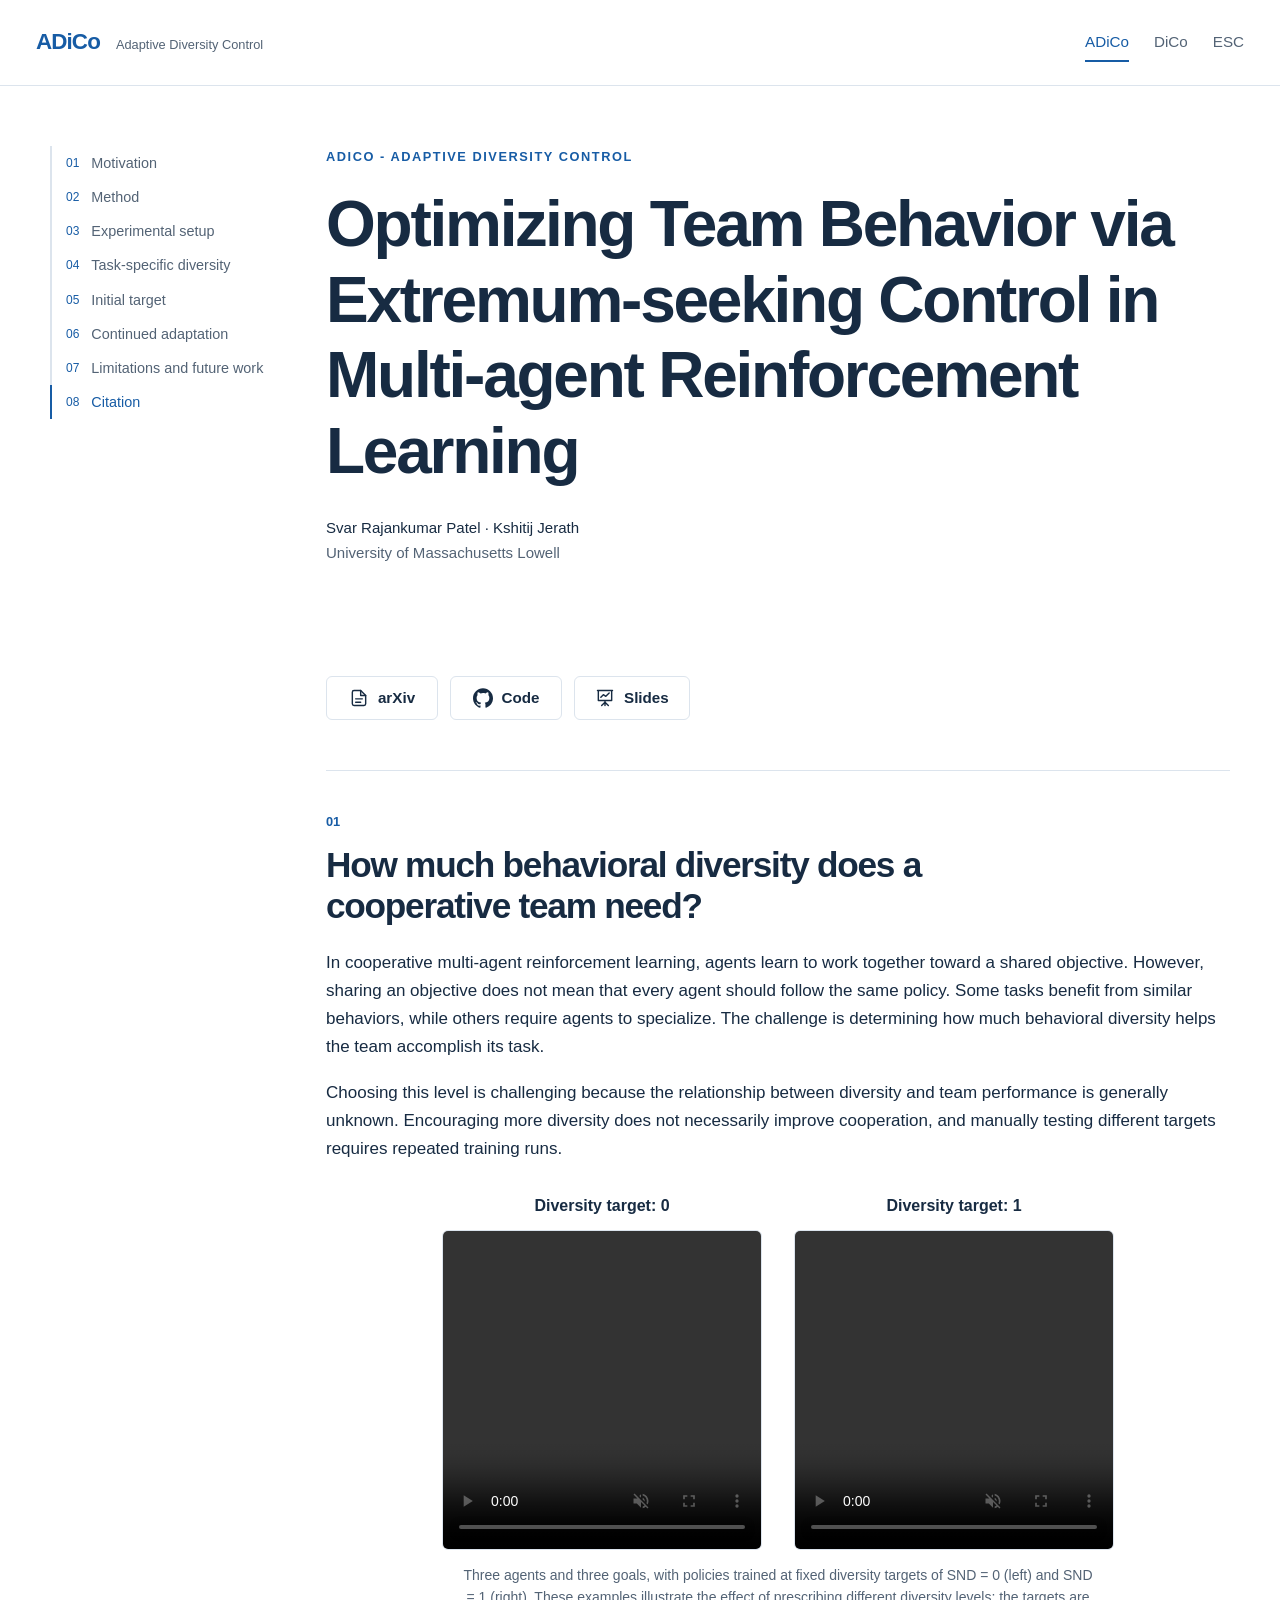
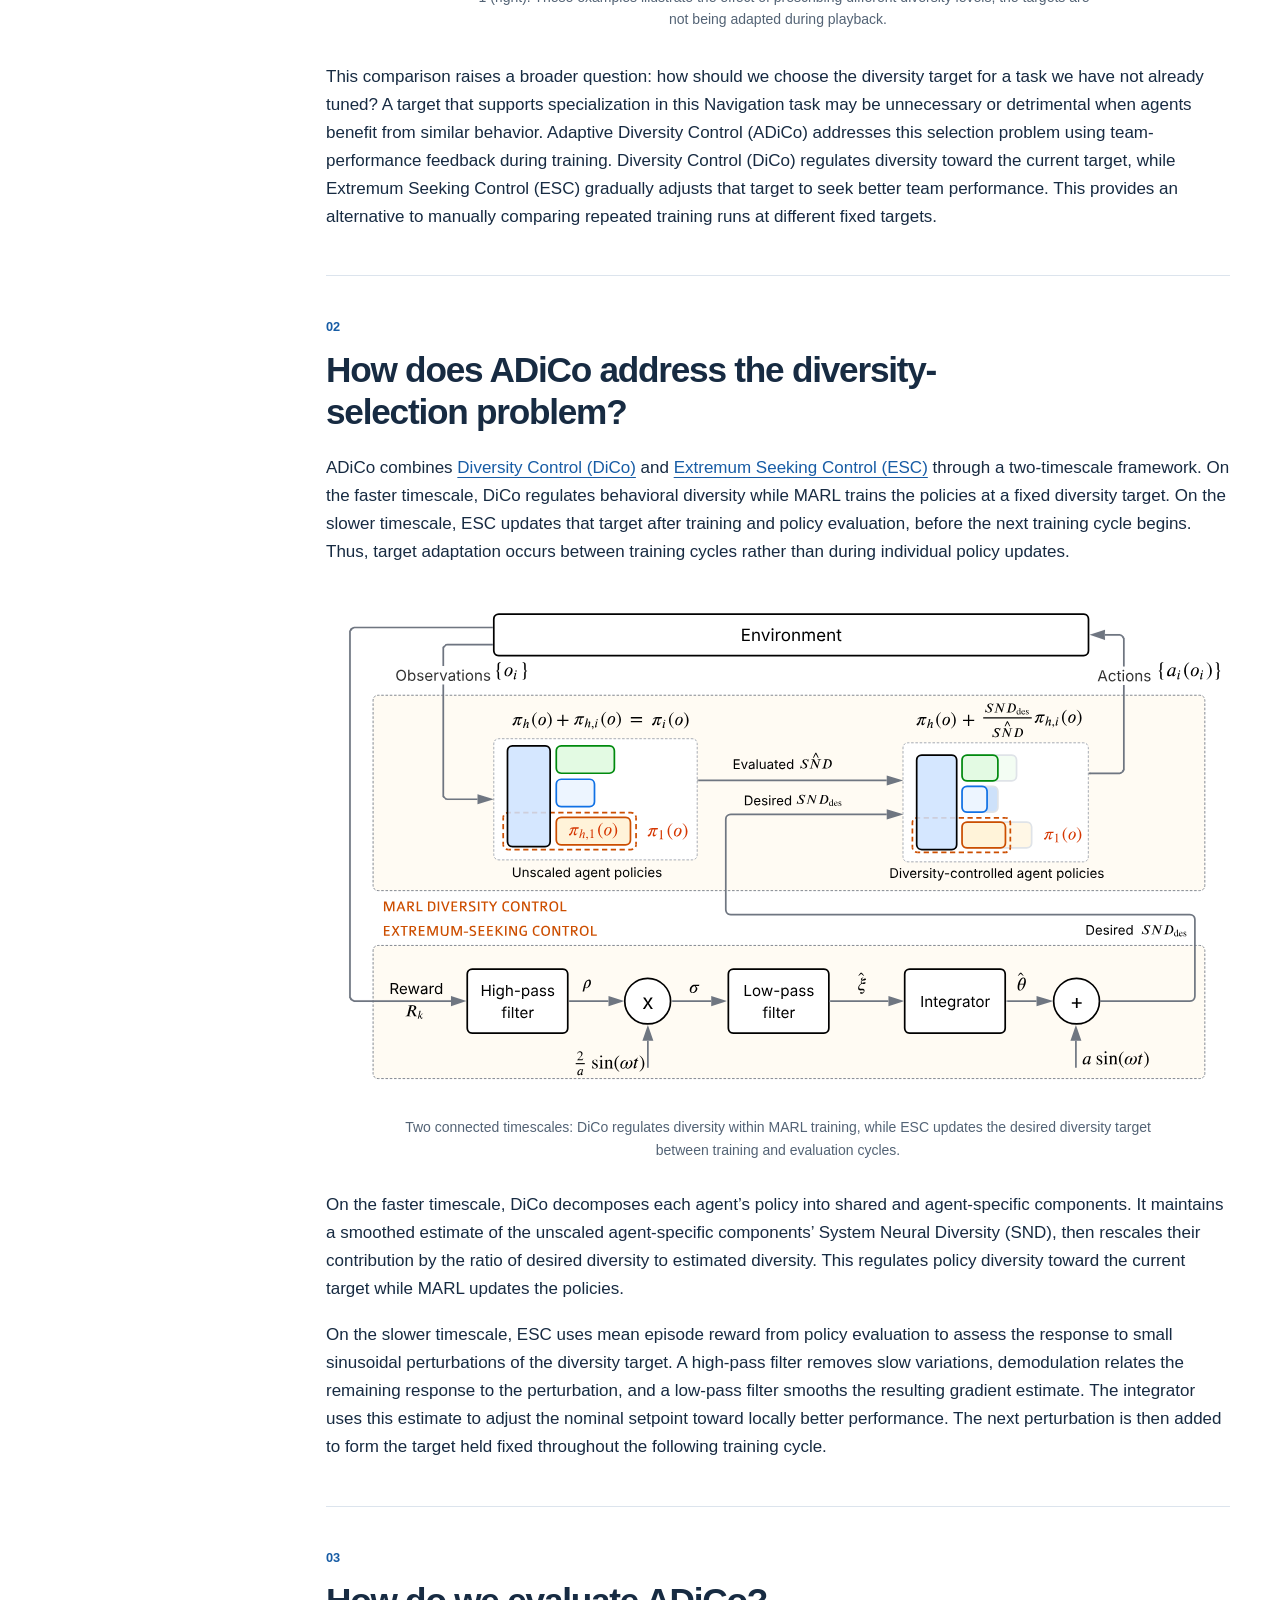
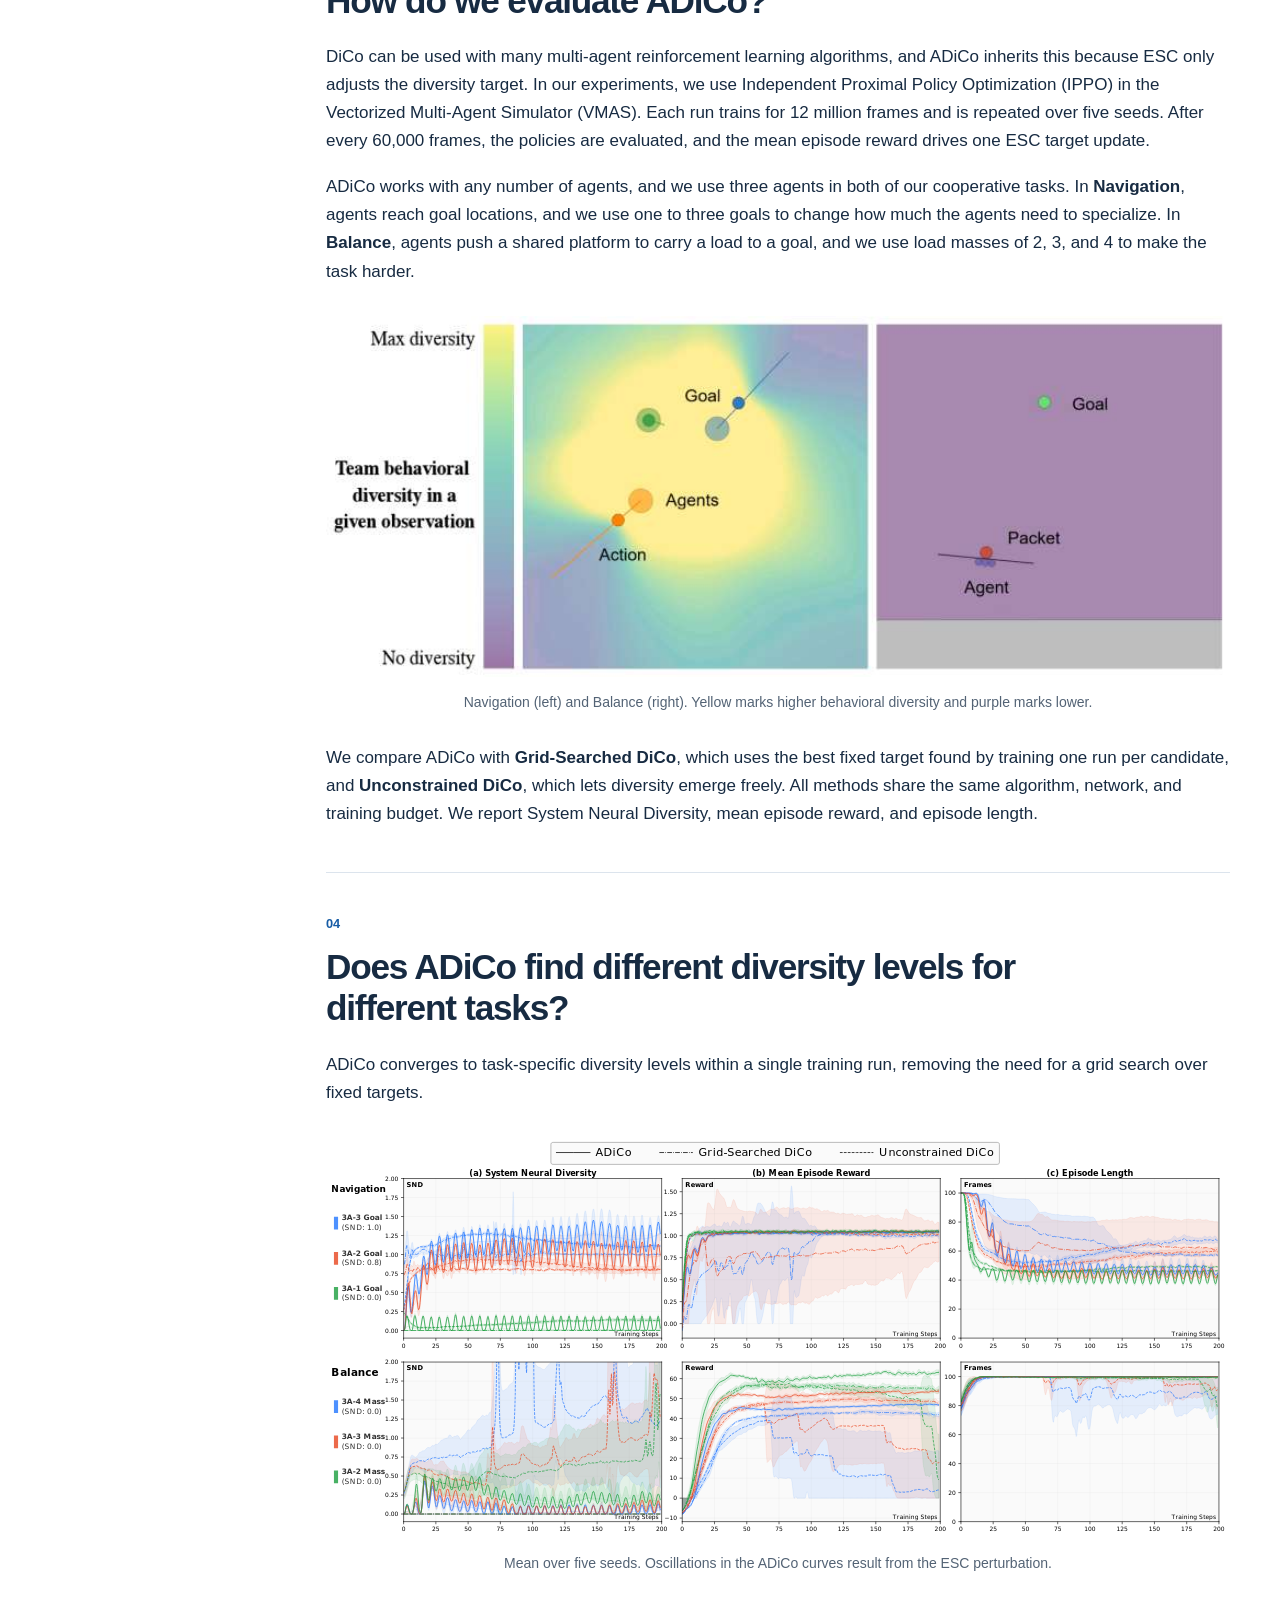
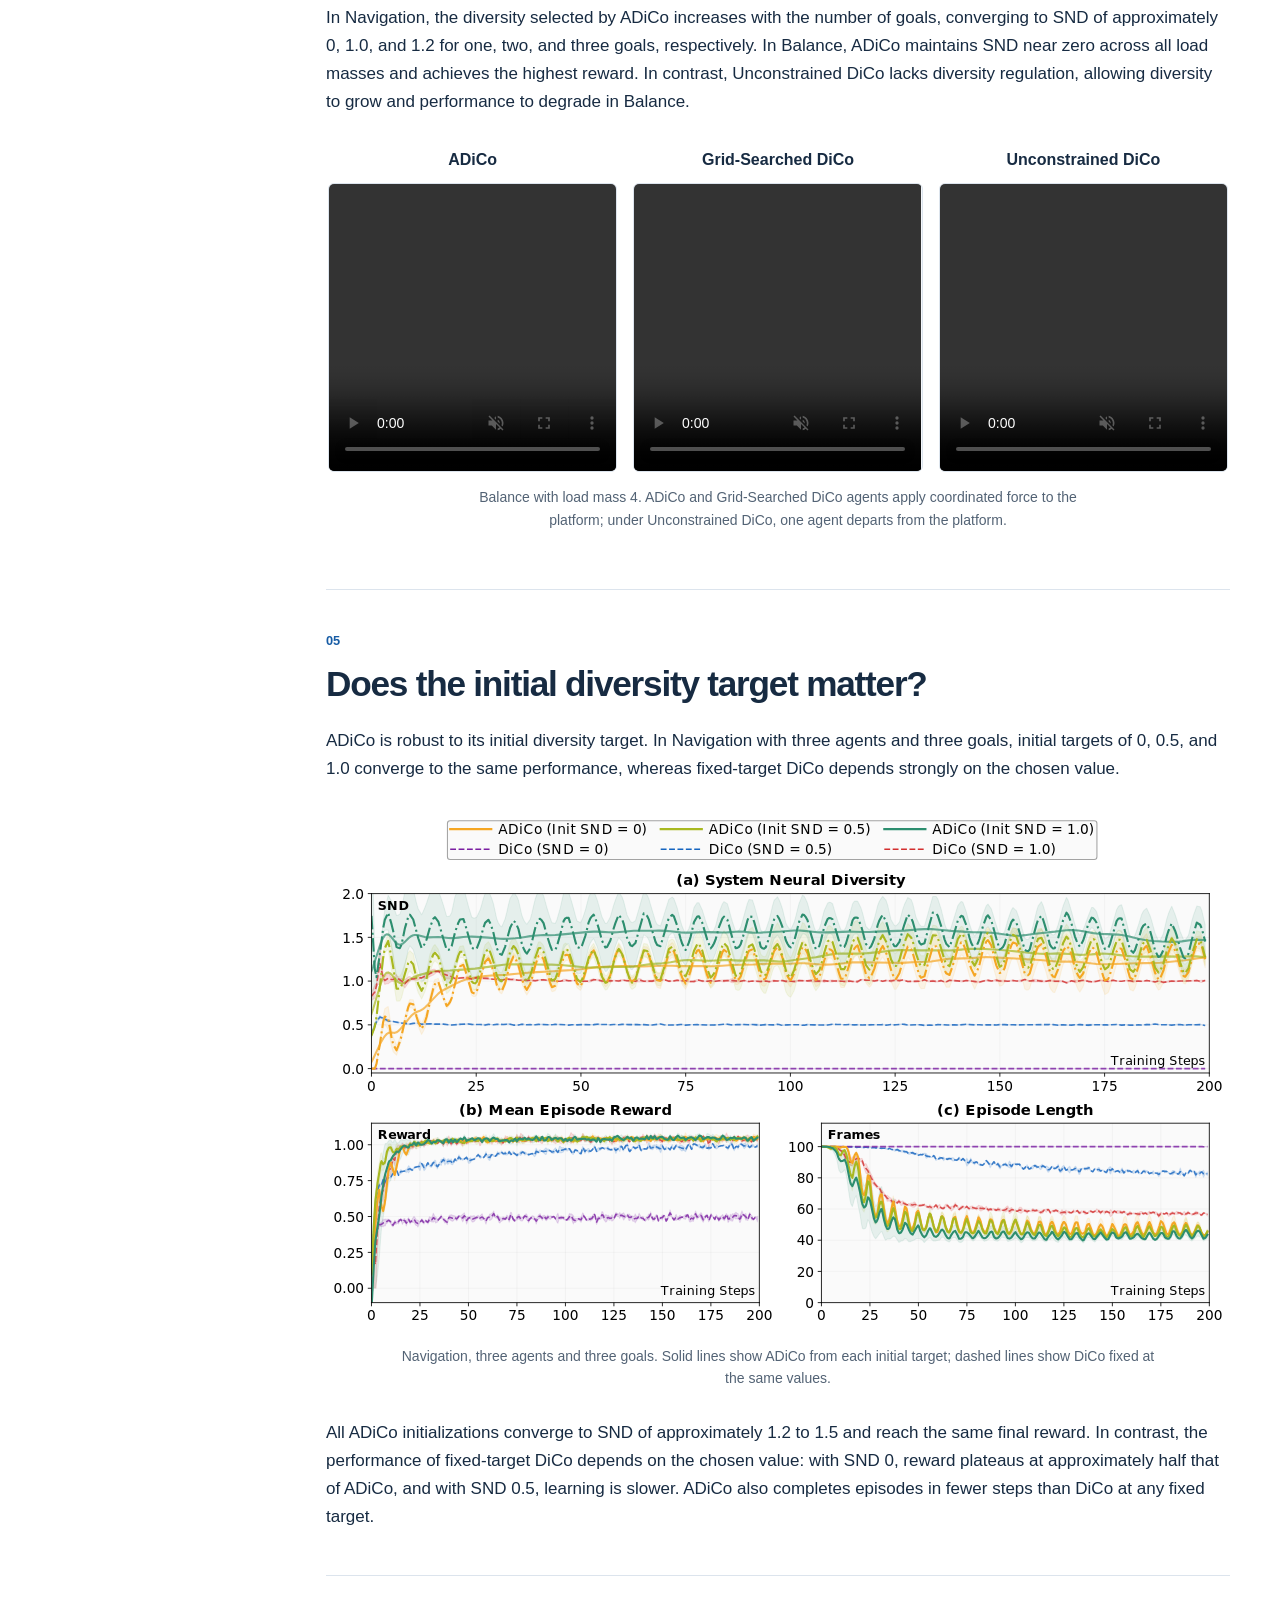
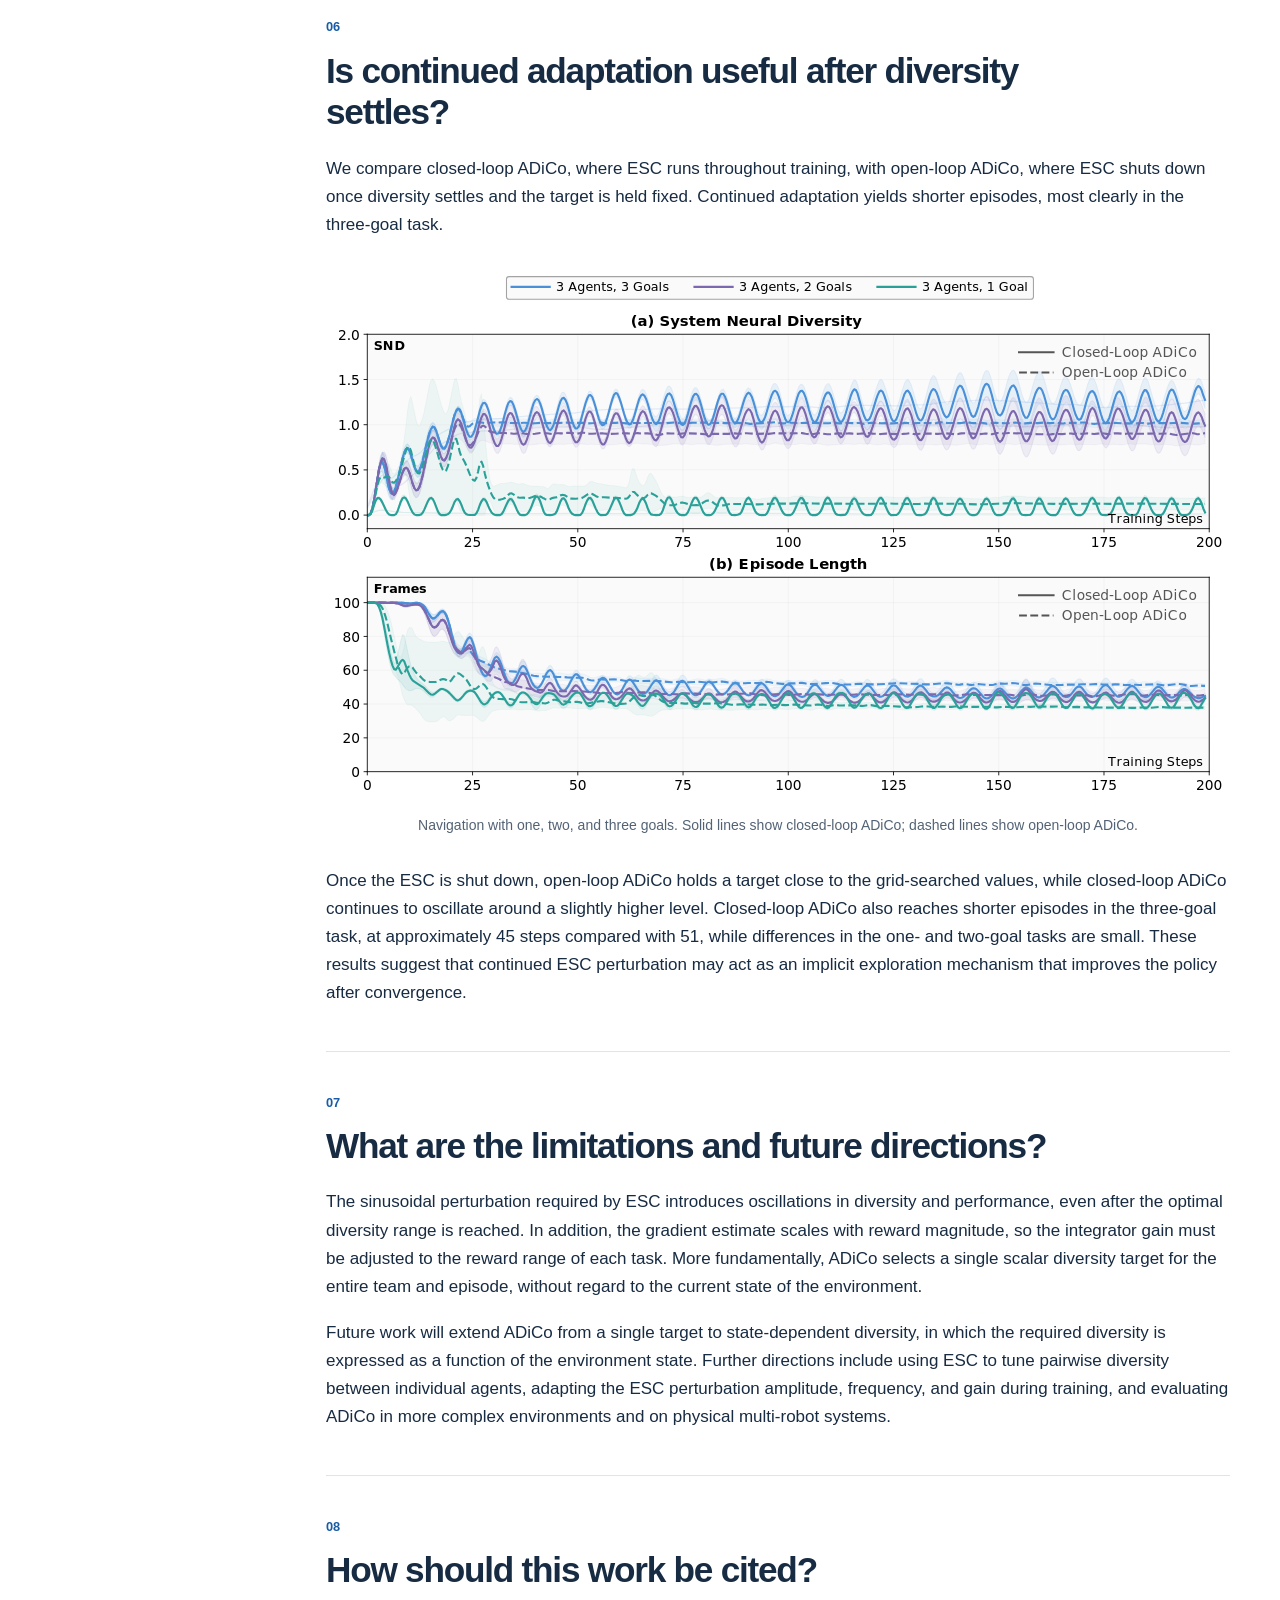
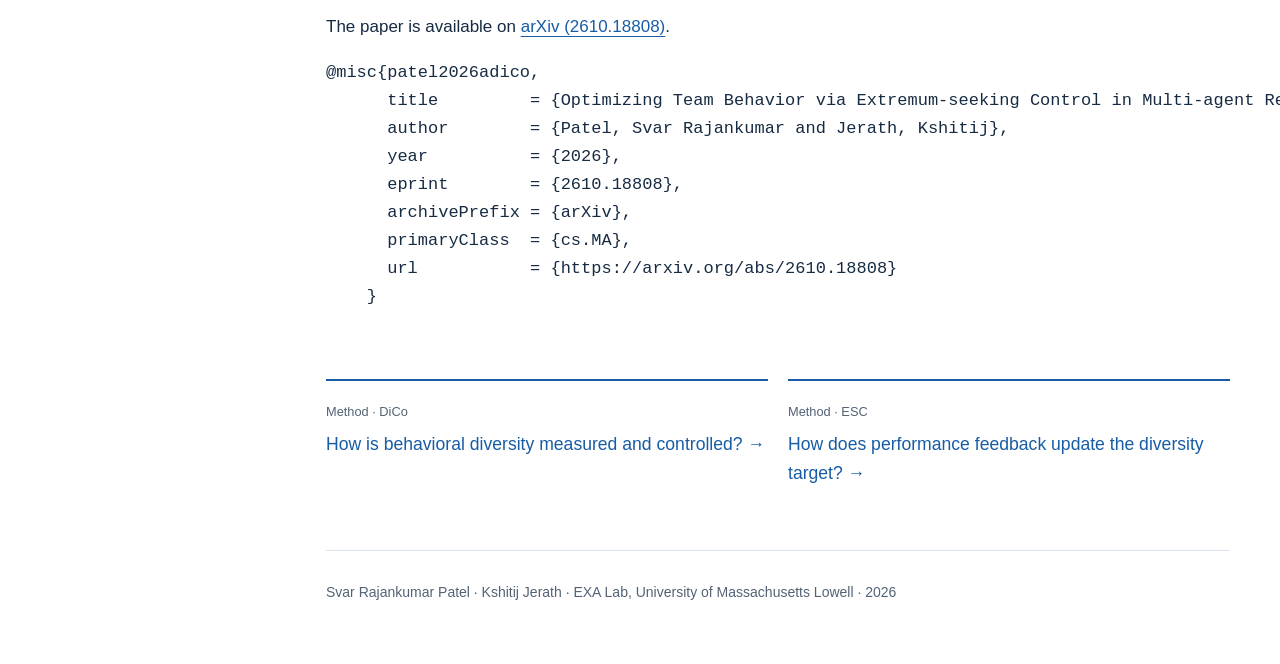
<file: index.html>
<!DOCTYPE html>
<html lang="en">
<head>
  <meta charset="UTF-8">
  <meta name="viewport" content="width=device-width, initial-scale=1">
  <meta name="description" content="ADiCo adapts behavioural diversity in multi-agent reinforcement learning using team-performance feedback.">
  
  <title>ADiCo — Adaptive Diversity Control</title>
  <link rel="stylesheet" href="styles/theme.css">
  <link rel="stylesheet" href="styles/layout.css">
  <link rel="stylesheet" href="styles/components.css">
</head>
<body>
  
  <a class="skip-link" href="#main">Skip to content</a>
  <div class="topbar">
    <a class="wordmark" href="index.html">ADiCo<span>Adaptive Diversity Control</span></a>
    <nav aria-label="Pages">
      <a href="index.html" aria-current="page">ADiCo</a>
      <a href="dico.html">DiCo</a>
      <a href="esc.html">ESC</a>
    </nav>
  </div>

  <div class="page">
    <aside class="sidenav" aria-label="On this page">
      <details class="sidenav-box" open>
        <summary>Contents</summary>
        <ol>
          <li><a href="#diversity"><span>01</span>Motivation</a></li>
          <li><a href="#idea"><span>02</span>Method</a></li>
          <li><a href="#setup"><span>03</span>Experimental setup</a></li>
          <li><a href="#tasks"><span>04</span>Task-specific diversity</a></li>
          <li><a href="#initialization"><span>05</span>Initial target</a></li>
          <li><a href="#continued-adaptation"><span>06</span>Continued adaptation</a></li>
          <li><a href="#future"><span>07</span>Limitations and future work</a></li>
          <li><a href="#citation"><span>08</span>Citation</a></li>
        </ol>
      </details>
    </aside>

    <main id="main">
      
      <header class="intro">
        <p class="eyebrow">ADiCo - Adaptive Diversity Control</p>
        <h1>Optimizing Team Behavior via Extremum-seeking Control in Multi-agent Reinforcement Learning</h1>
        
        
        <p class="authors">Svar Rajankumar Patel · Kshitij Jerath<br>
          <span>University of Massachusetts Lowell</span>
        </p>
       
        <div class="resources" aria-label="Research resources">
          <!-- Replace # with the paper PDF link when available. -->
          <a class="resource-link" href="https://arxiv.org/abs/2610.18808" target="_blank" rel="noopener noreferrer">            <svg viewBox="0 0 24 24" aria-hidden="true">
              <path d="M14 3H6a2 2 0 0 0-2 2v14a2 2 0 0 0 2 2h12a2 2 0 0 0 2-2V9z"/>
              <path d="M14 3v6h6M8 13h8M8 17h6"/>
            </svg>
            <span>arXiv</span>
          </a>
          <!-- Replace # with the code repository link when available. -->
          <a class="resource-link" href="https://github.com/Svar7769/AD2C-Diversity">
            <svg class="icon-github" viewBox="0 0 24 24" aria-hidden="true">
              <path d="M12 .297C5.37.297 0 5.67 0 12.297c0 5.303 3.438 9.8 8.205 11.385.6.113.82-.258.82-.577 0-.285-.01-1.04-.015-2.04-3.338.724-4.043-1.61-4.043-1.61-.546-1.387-1.333-1.756-1.333-1.756-1.09-.745.083-.729.083-.729 1.205.084 1.838 1.237 1.838 1.237 1.07 1.835 2.809 1.305 3.495.998.108-.776.418-1.305.762-1.605-2.665-.3-5.467-1.334-5.467-5.93 0-1.31.467-2.38 1.235-3.22-.135-.303-.54-1.523.105-3.176 0 0 1.005-.322 3.3 1.23a11.51 11.51 0 0 1 3-.404c1.02.005 2.045.138 3 .404 2.28-1.552 3.285-1.23 3.285-1.23.645 1.653.24 2.873.12 3.176.765.84 1.23 1.91 1.23 3.22 0 4.61-2.805 5.625-5.475 5.92.42.36.81 1.096.81 2.22 0 1.606-.015 2.896-.015 3.286 0 .315.21.69.825.57C20.565 22.092 24 17.592 24 12.297c0-6.627-5.373-12-12-12"/>
            </svg>
            <span>Code</span>
          </a>
          <!-- Replace # with the presentation link when available. -->
          <a class="resource-link" href="#">
            <svg viewBox="0 0 24 24" aria-hidden="true">
              <path d="M3 3h18M4 3v12h16V3M12 15v6M8 21l4-4 4 4"/>
              <path d="m7 11 3-3 3 2 4-4"/>
            </svg>
            <span>Slides</span>
          </a>
        </div>
      </header>
    
    <section id="diversity" aria-labelledby="diversity-heading">
      <p class="section-number">01</p>

      <h2 id="diversity-heading">
        How much behavioral diversity does a cooperative team need?
      </h2>

      <p>
          In cooperative multi-agent reinforcement learning, agents learn to work together toward a shared objective. However, sharing an objective does not mean that every agent should follow the same policy. Some tasks benefit from similar behaviors, while others require agents to specialize. The challenge is determining how much behavioral diversity helps the team accomplish its task.
      </p>

      <p>
        Choosing this level is challenging because the relationship between diversity and team performance is generally unknown. Encouraging more diversity does not necessarily improve cooperation, and manually testing different targets requires repeated training runs.
      </p>

      
      <figure class="behavior-comparison">
        <div class="behavior-grid">

          
          <div class="behavior-panel">
            <h3 class="behavior-label">Diversity target: 0</h3>

            <div class="behavior-media">
              <video
                autoplay
                loop
                muted
                playsinline
                controls
                preload="metadata"
                aria-label="Three-agent, three-goal Navigation with diversity target zero"
              >
                <source
                  src="assets/videos/3a3gSND0.mp4"
                  type="video/mp4"
                >
                Your browser does not support embedded video.
                <a href="assets/videos/3a3gSND0.mp4">
                  Download the demonstration.
                </a>
              </video>
            </div>
          </div>

          
          <div class="behavior-panel">
            <h3 class="behavior-label">Diversity target: 1</h3>

            <div class="behavior-media">
              <video
                autoplay
                loop
                muted
                playsinline
                controls
                preload="metadata"
                aria-label="Three-agent, three-goal Navigation with diversity target one"
              >
                <source
                  src="assets/videos/3a3gSND1.mp4"
                  type="video/mp4"
                >
                Your browser does not support embedded video.
                <a href="assets/videos/3a3gSND1.mp4">
                  Download the demonstration.
                </a>
              </video>
            </div>
          </div>

        </div>

        <figcaption>
          Three agents and three goals, with policies trained at fixed diversity targets of SND = 0 (left) and SND = 1 (right). These examples illustrate the effect of prescribing different diversity levels; the targets are not being adapted during playback.
        </figcaption>
      </figure>

      
      <p>
        This comparison raises a broader question: how should we choose the diversity target for a task we have not already tuned? A target that supports specialization in this Navigation task may be unnecessary or detrimental when agents benefit from similar behavior. Adaptive Diversity Control (ADiCo) addresses this selection problem using team-performance feedback during training. Diversity Control (DiCo) regulates diversity toward the current target, while Extremum Seeking Control (ESC) gradually adjusts that target to seek better team performance. This provides an alternative to manually comparing repeated training runs at different fixed targets.
      </p>
    </section>

<section id="idea" aria-labelledby="idea-heading">
      <p class="section-number">02</p>

      <h2 id="idea-heading">
        How does ADiCo address the diversity-selection problem?
      </h2>

      
      <p> 
        ADiCo combines <a href="dico.html">Diversity Control (DiCo)</a> and <a href="esc.html">Extremum Seeking Control (ESC)</a> through a two-timescale framework. On the faster timescale, DiCo regulates behavioral diversity while MARL trains the policies at a fixed diversity target. On the slower timescale, ESC updates that target after training and policy evaluation, before the next training cycle begins. Thus, target adaptation occurs between training cycles rather than during individual policy updates.      
      </p>
      
      <figure class="framework-figure">
        <a
          href="assets/figures/adico-framework.svg"
          target="_blank"
          rel="noopener noreferrer"
          aria-label="Open the ADiCo framework diagram at full size"
        >
          <img
            class="framework-image"
            src="assets/figures/adico-framework.svg"
            alt="ADiCo architecture: the upper DiCo pipeline regulates
                policy diversity, while the lower ESC loop uses
                performance feedback to adjust the diversity target."
          >
        </a>

        <figcaption>
          Two connected timescales: DiCo regulates diversity within
          MARL training, while ESC updates the desired diversity
          target between training and evaluation cycles.
        </figcaption>
      </figure>

      <p>
        On the faster timescale, DiCo decomposes each agent’s policy into shared and agent-specific components. It maintains a smoothed estimate of the unscaled agent-specific components’ System Neural Diversity (SND), then rescales their contribution by the ratio of desired diversity to estimated diversity. This regulates policy diversity toward the current target while MARL updates the policies.
      </p>

      <p>
        On the slower timescale, ESC uses mean episode reward from policy evaluation to assess the response to small sinusoidal perturbations of the diversity target. A high-pass filter removes slow variations, demodulation relates the remaining response to the perturbation, and a low-pass filter smooths the resulting gradient estimate. The integrator uses this estimate to adjust the nominal setpoint toward locally better performance. The next perturbation is then added to form the target held fixed throughout the following training cycle.
      </p>
    </section>

<section id="setup" aria-labelledby="setup-heading">
      <p class="section-number">03</p>

      <h2 id="setup-heading">How do we evaluate ADiCo?</h2>

      <p>
        DiCo can be used with many multi-agent reinforcement
        learning algorithms, and ADiCo inherits this because ESC
        only adjusts the diversity target. In our experiments, we
        use Independent Proximal Policy Optimization (IPPO) in the
        Vectorized Multi-Agent Simulator (VMAS). Each run trains
        for 12 million frames and is repeated over five seeds.
        After every 60,000 frames, the policies are evaluated, and
        the mean episode reward drives one ESC target update.
      </p>

      <p>
        ADiCo works with any number of agents, and we use three
        agents in both of our cooperative tasks. In
        <strong>Navigation</strong>, agents reach goal locations,
        and we use one to three goals to change how much the agents
        need to specialize. In <strong>Balance</strong>, agents push
        a shared platform to carry a load to a goal, and we use load
        masses of 2, 3, and 4 to make the task harder.
      </p>

      
      <figure class="framework-figure">
        
          <a
          href="assets/figures/task-environments.svg"
          target="_blank"
          rel="noopener noreferrer"
          aria-label="Open the Navigation and Balance figure at full size"
        >
          <img
            class="framework-image"
            src="assets/figures/task-environments.svg"
            alt="Navigation on the left and Balance on the right,
                with background colors showing behavioral diversity."
          >
        </a>

        <figcaption>
          Navigation (left) and Balance (right). Yellow marks
          higher behavioral diversity and purple marks lower.
        </figcaption>
      </figure>

      <p>
        We compare ADiCo with <strong>Grid-Searched DiCo</strong>,
        which uses the best fixed target found by training one run
        per candidate, and <strong>Unconstrained DiCo</strong>,
        which lets diversity emerge freely. All methods share the
        same algorithm, network, and training budget. We report
        System Neural Diversity, mean episode reward, and episode
        length.
      </p>
    </section>

<section id="tasks" aria-labelledby="tasks-heading">
      <p class="section-number">04</p>
      <h2 id="tasks-heading">Does ADiCo find different diversity levels for different tasks?</h2>

      <p>
        ADiCo converges to task-specific diversity levels within a single
        training run, removing the need for a grid search over fixed targets.
      </p>

      <figure class="framework-figure">
        <a href="assets/figures/Plot-1.svg" target="_blank" rel="noopener noreferrer"
          aria-label="Open the task results figure at full size">
          <img class="framework-image" src="assets/figures/Plot-1.svg"
              alt="System Neural Diversity, mean episode reward, and episode length for Navigation and Balance.">
        </a>
        <figcaption>
          Mean over five seeds. Oscillations in the ADiCo curves result from the ESC perturbation.
        </figcaption>
      </figure>

      <p>
        In Navigation, the diversity selected by ADiCo increases with the
        number of goals, converging to SND of approximately 0, 1.0, and 1.2
        for one, two, and three goals, respectively. In Balance, ADiCo
        maintains SND near zero across all load masses and achieves the
        highest reward. In contrast, Unconstrained DiCo lacks diversity
        regulation, allowing diversity to grow and performance to degrade
        in Balance.
      </p>

      <figure class="behavior-comparison behavior-comparison--three">
        <div class="behavior-grid">
          <div class="behavior-panel">
            <h3 class="behavior-label">ADiCo</h3>
            <div class="behavior-media">
              <video autoplay loop muted playsinline controls preload="metadata"
                    aria-label="Balance with load mass 4 using ADiCo">
                <source src="assets/videos/ADiCo_balance_3A4M.mp4" type="video/mp4">
              </video>
            </div>
          </div>
          <div class="behavior-panel">
            <h3 class="behavior-label">Grid-Searched DiCo</h3>
            <div class="behavior-media">
              <video autoplay loop muted playsinline controls preload="metadata"
                    aria-label="Balance with load mass 4 using Grid-Searched DiCo">
                <source src="assets/videos/DiCo_balance_3A4M.mp4" type="video/mp4">
              </video>
            </div>
          </div>
          <div class="behavior-panel">
            <h3 class="behavior-label">Unconstrained DiCo</h3>
            <div class="behavior-media">
              <video autoplay loop muted playsinline controls preload="metadata"
                    aria-label="Balance with load mass 4 using Unconstrained DiCo">
                <source src="assets/videos/UDiCo_balance_3A4M.mp4" type="video/mp4">
              </video>
            </div>
          </div>
        </div>
        <figcaption>
          Balance with load mass 4. ADiCo and Grid-Searched DiCo agents apply coordinated force to the platform; under Unconstrained DiCo, one agent departs from the platform.
        </figcaption>
      </figure>
    </section>

<section id="initialization" aria-labelledby="initialization-heading">
      <p class="section-number">05</p>
      <h2 id="initialization-heading">Does the initial diversity target matter?</h2>

      <p>
        ADiCo is robust to its initial diversity target. In Navigation with
        three agents and three goals, initial targets of 0, 0.5, and 1.0
        converge to the same performance, whereas fixed-target DiCo depends
        strongly on the chosen value.
      </p>

      <figure class="framework-figure">
        <a href="assets/figures/Plot-2.svg" target="_blank" rel="noopener noreferrer"
          aria-label="Open the initialization results figure at full size">
          <img class="framework-image" src="assets/figures/Plot-2.svg"
              alt="System Neural Diversity, mean episode reward, and episode length for ADiCo with three initial targets and DiCo with three fixed targets.">
        </a>
        <figcaption>
          Navigation, three agents and three goals. Solid lines show ADiCo from
          each initial target; dashed lines show DiCo fixed at the same values.
        </figcaption>
      </figure>

      <p>
        All ADiCo initializations converge to SND of approximately 1.2 to
        1.5 and reach the same final reward. In contrast, the performance
        of fixed-target DiCo depends on the chosen value: with SND 0, reward
        plateaus at approximately half that of ADiCo, and with SND 0.5,
        learning is slower. ADiCo also completes episodes in fewer steps
        than DiCo at any fixed target.
      </p>
    </section>

<section id="continued-adaptation" aria-labelledby="continued-adaptation-heading">
      <p class="section-number">06</p>
      <h2 id="continued-adaptation-heading">Is continued adaptation useful after diversity settles?</h2>

      <p>
        We compare closed-loop ADiCo, where ESC runs throughout training, with
        open-loop ADiCo, where ESC shuts down once diversity settles and the
        target is held fixed. Continued adaptation yields shorter episodes,
        most clearly in the three-goal task.
      </p>

      <figure class="framework-figure">
        <a href="assets/figures/Plot-3.svg" target="_blank" rel="noopener noreferrer"
          aria-label="Open the continued adaptation figure at full size">
          <img class="framework-image" src="assets/figures/Plot-3.svg"
              alt="System Neural Diversity and episode length for closed-loop and open-loop ADiCo in Navigation with one, two, and three goals.">
        </a>
        <figcaption>
          Navigation with one, two, and three goals. Solid lines show closed-loop
          ADiCo; dashed lines show open-loop ADiCo.
        </figcaption>
      </figure>

      <p>
        Once the ESC is shut down, open-loop ADiCo holds a target close to
        the grid-searched values, while closed-loop ADiCo continues to
        oscillate around a slightly higher level. Closed-loop ADiCo also
        reaches shorter episodes in the three-goal task, at approximately
        45 steps compared with 51, while differences in the one- and
        two-goal tasks are small. These results suggest that continued ESC
        perturbation may act as an implicit exploration mechanism that
        improves the policy after convergence.
      </p>
    </section>

<section id="future" aria-labelledby="future-heading">
      <p class="section-number">07</p>
      <h2 id="future-heading">What are the limitations and future directions?</h2>

      <p>
        The sinusoidal perturbation required by ESC introduces oscillations
        in diversity and performance, even after the optimal diversity range
        is reached. In addition, the gradient estimate scales with reward
        magnitude, so the integrator gain must be adjusted to the reward
        range of each task. More fundamentally, ADiCo selects a single
        scalar diversity target for the entire team and episode, without
        regard to the current state of the environment.
      </p>

      <p>
        Future work will extend ADiCo from a single target to
        state-dependent diversity, in which the required diversity is
        expressed as a function of the environment state. Further
        directions include using ESC to tune pairwise diversity between
        individual agents, adapting the ESC perturbation amplitude,
        frequency, and gain during training, and evaluating ADiCo in more
        complex environments and on physical multi-robot systems.
      </p>
    </section>

    <section id="citation" aria-labelledby="citation-heading">
      <p class="section-number">08</p>
      <h2 id="citation-heading">How should this work be cited?</h2>
      <p>
        The paper is available on
        <a href="https://arxiv.org/abs/2610.18808" target="_blank" rel="noopener noreferrer">arXiv (2610.18808)</a>.
      </p>
    <pre><code>@misc{patel2026adico,
      title         = {Optimizing Team Behavior via Extremum-seeking Control in Multi-agent Reinforcement Learning},
      author        = {Patel, Svar Rajankumar and Jerath, Kshitij},
      year          = {2026},
      eprint        = {2610.18808},
      archivePrefix = {arXiv},
      primaryClass  = {cs.MA},
      url           = {https://arxiv.org/abs/2610.18808}
    }</code></pre>
    </section>


    <nav class="next-pages" aria-label="Method details">
      <a href="dico.html">
        <span>Method · DiCo</span>
        How is behavioral diversity measured and controlled?
        <b aria-hidden="true">→</b>
      </a>
      <a href="esc.html">
        <span>Method · ESC</span>
        How does performance feedback update the diversity target?
        <b aria-hidden="true">→</b>
      </a>
    </nav>
    <footer>Svar Rajankumar Patel · Kshitij Jerath · EXA Lab, University of Massachusetts Lowell · 2026</footer>
    </main>
  </div>
  <script>
    const topbar = document.querySelector('.topbar');
    const updateTopbarHeight = () => {
      document.documentElement.style.setProperty('--topbar-height', topbar.getBoundingClientRect().height + 'px');
    };
    updateTopbarHeight();
    new ResizeObserver(updateTopbarHeight).observe(topbar);


    const box = document.querySelector('.sidenav-box');
    const desktop = window.matchMedia('(min-width: 901px)');
    const links = [...box.querySelectorAll('a')];

    const sync = () => { box.open = desktop.matches; };
    sync();
    desktop.addEventListener('change', sync);

    links.forEach(a => a.addEventListener('click', () => {
      if (!desktop.matches) box.open = false;
    }));

    const observer = new IntersectionObserver(entries => {
      entries.forEach(e => {
        if (e.isIntersecting) {
          links.forEach(l => l.classList.toggle('active',
            l.getAttribute('href') === '#' + e.target.id));
        }
      });
    }, { rootMargin: '-20% 0px -70% 0px' });
    document.querySelectorAll('main section[id]').forEach(s => observer.observe(s));
  </script>
</body>
</html>
</file>
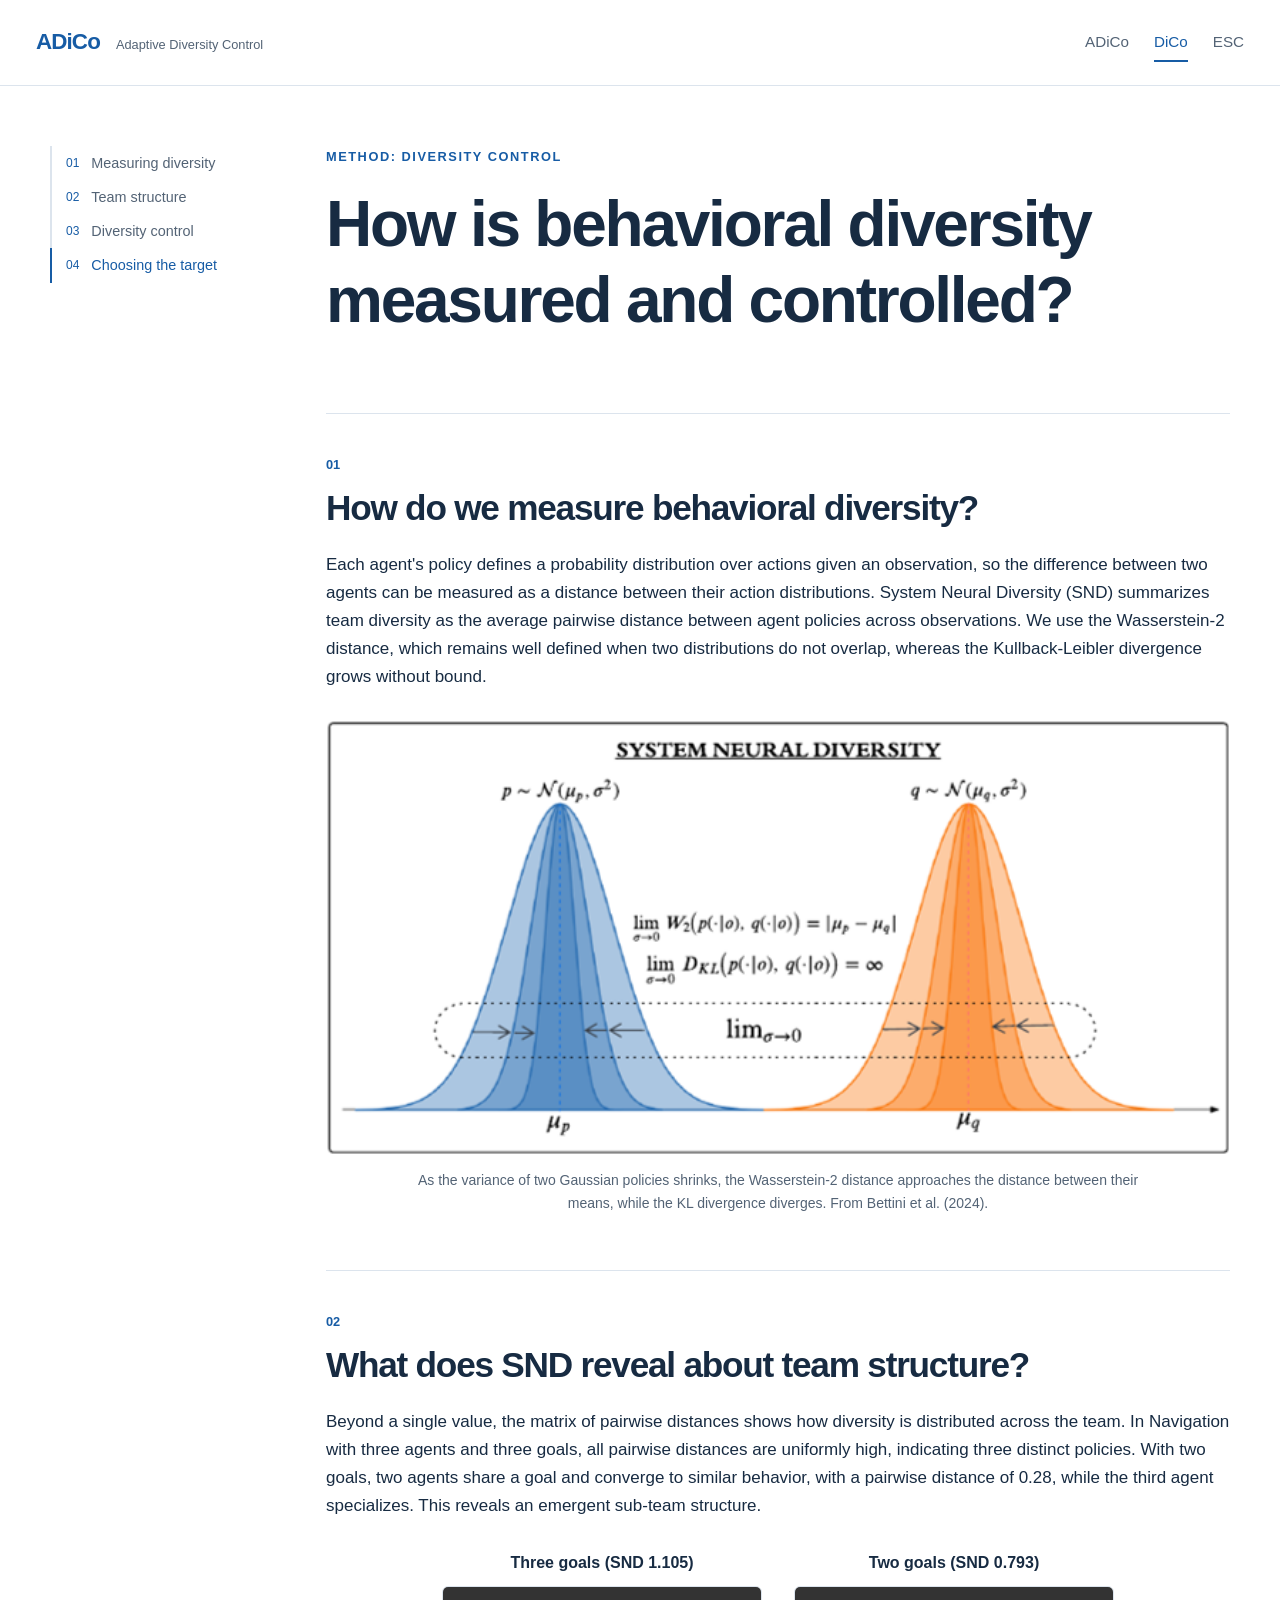
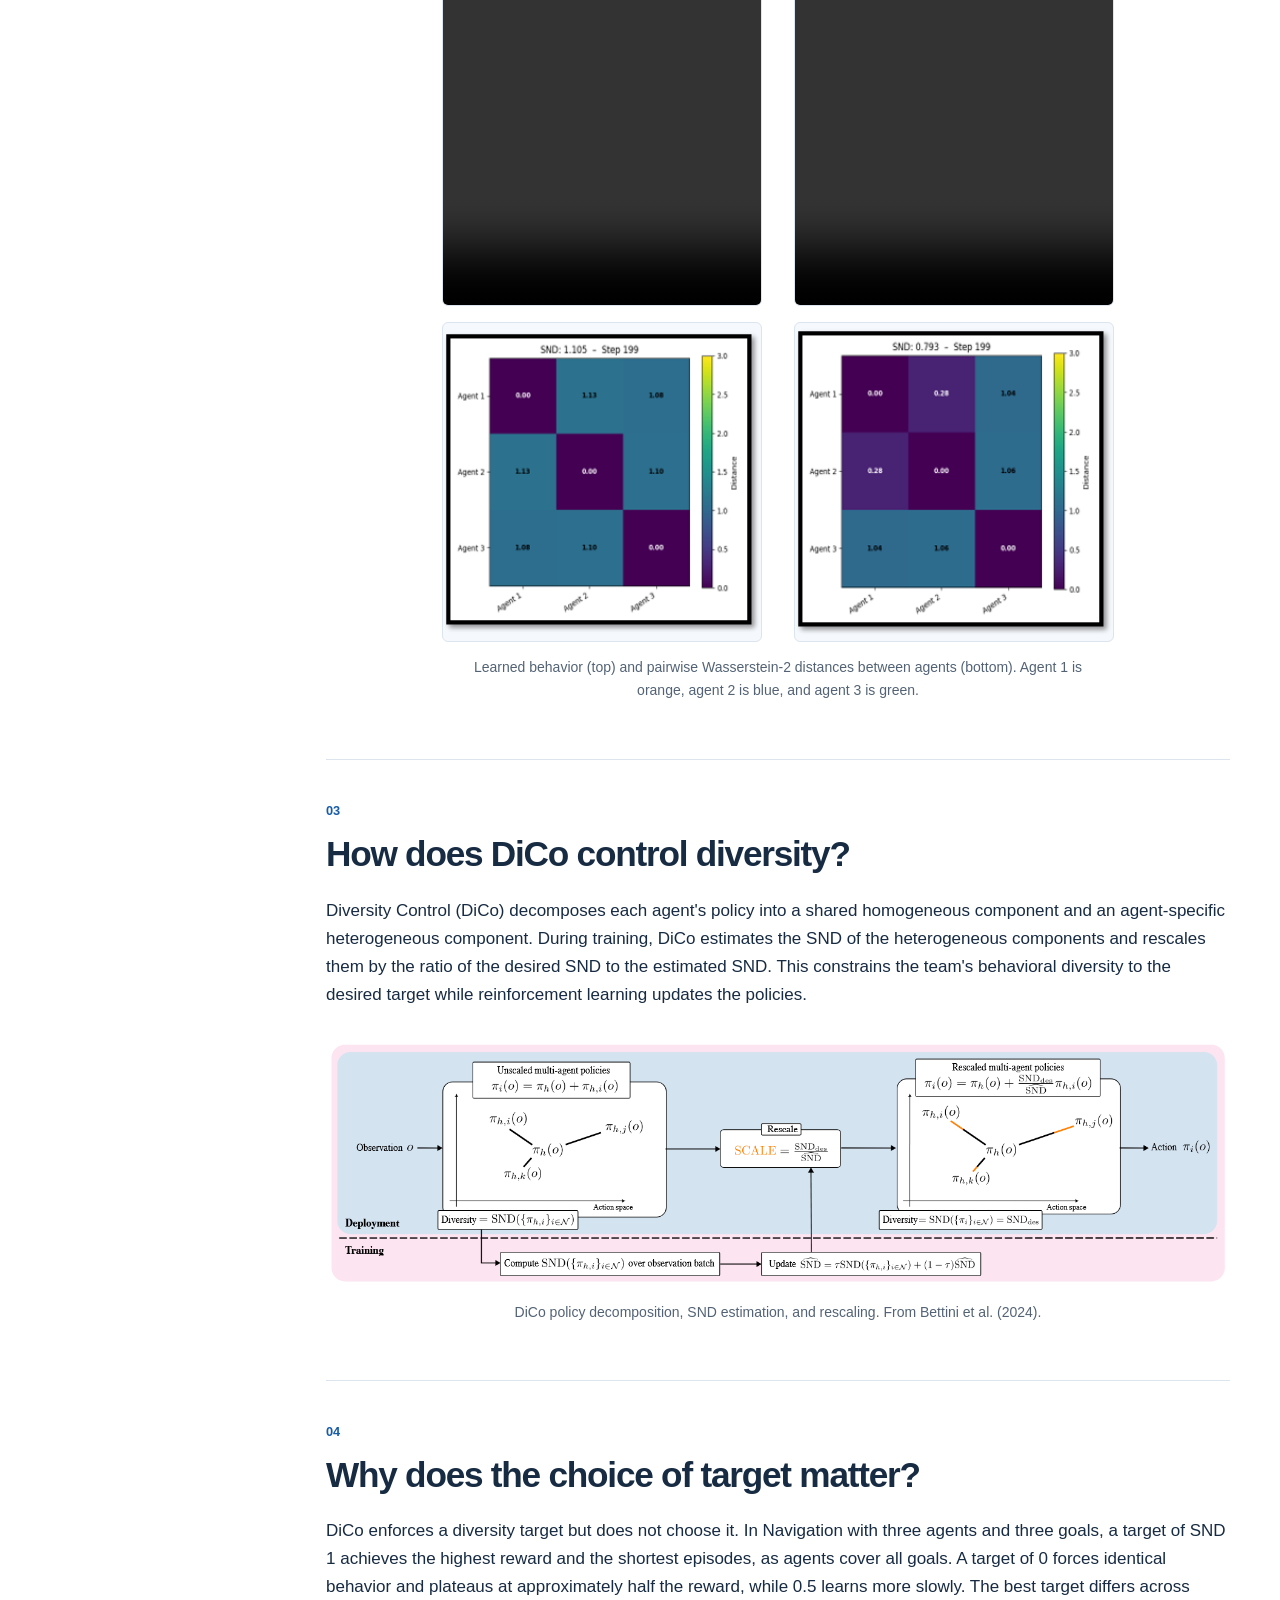
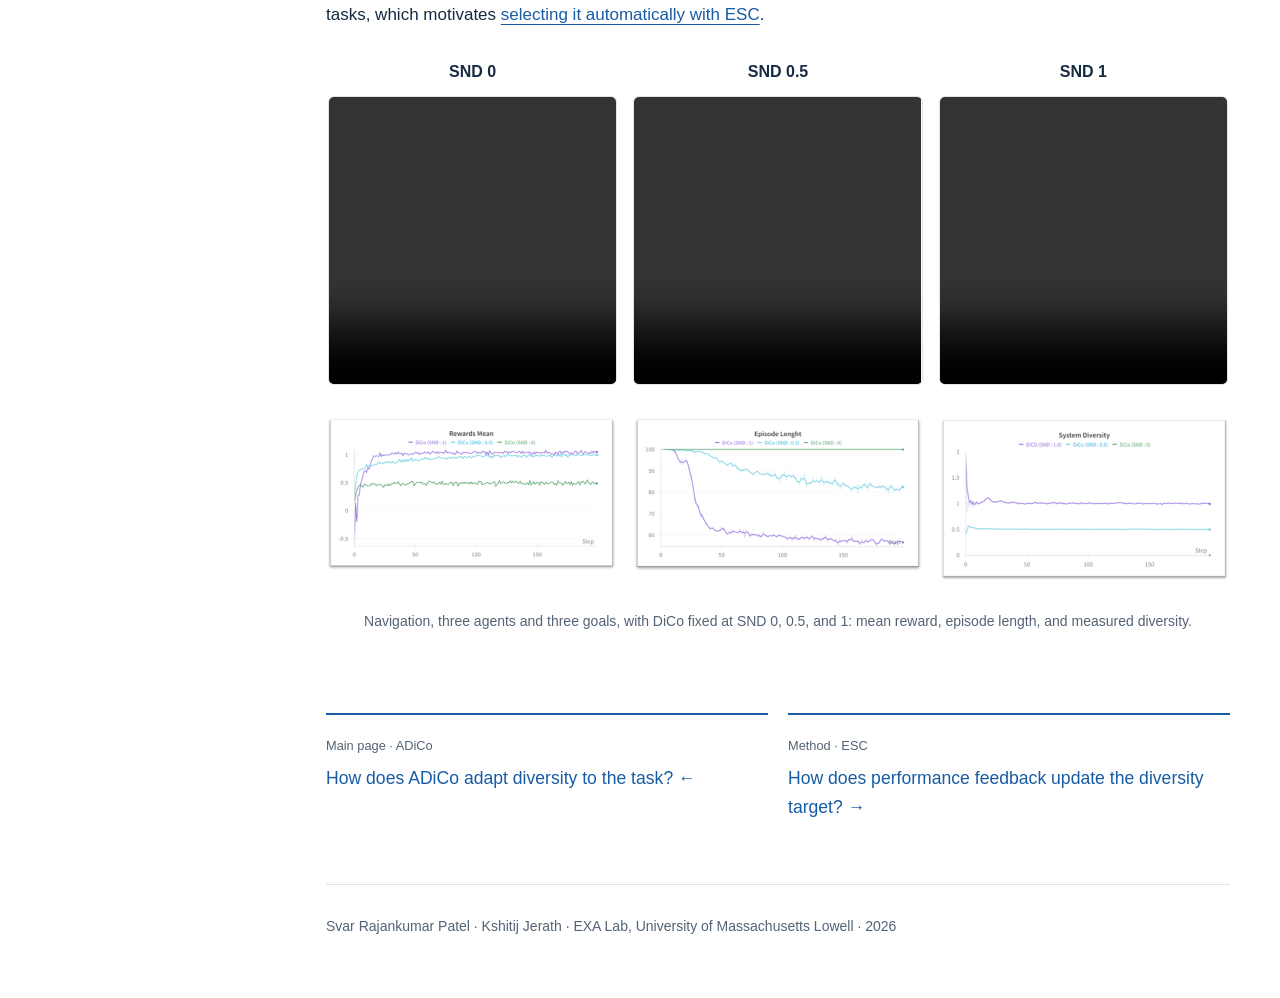
<file: dico.html>
<!DOCTYPE html>
<html lang="en">
<head>
  <meta charset="UTF-8">
  <meta name="viewport" content="width=device-width, initial-scale=1">
  <meta name="description" content="How System Neural Diversity measures behavioral diversity and how Diversity Control regulates it.">
  <title>DiCo: Adaptive Diversity Control</title>
  <link rel="stylesheet" href="styles/theme.css">
  <link rel="stylesheet" href="styles/layout.css">
  <link rel="stylesheet" href="styles/components.css">
</head>
<body>
  <a class="skip-link" href="#main">Skip to content</a>
  <div class="topbar">
    <a class="wordmark" href="index.html">ADiCo<span>Adaptive Diversity Control</span></a>
    <nav aria-label="Pages">
      <a href="index.html">ADiCo</a>
      <a href="dico.html" aria-current="page">DiCo</a>
      <a href="esc.html">ESC</a>
    </nav>
  </div>

  <div class="page">
    <aside class="sidenav" aria-label="On this page">
      <details class="sidenav-box" open>
        <summary>Contents</summary>
        <ol>
          <li><a href="#measure"><span>01</span>Measuring diversity</a></li>
          <li><a href="#structure"><span>02</span>Team structure</a></li>
          <li><a href="#control"><span>03</span>Diversity control</a></li>
          <li><a href="#target"><span>04</span>Choosing the target</a></li>
        </ol>
      </details>
    </aside>

    <main id="main">
      <header class="intro">
        <p class="eyebrow">Method: Diversity Control</p>
        <h1>How is behavioral diversity measured and controlled?</h1>
      </header>

      <section id="measure" aria-labelledby="measure-heading">
        <p class="section-number">01</p>
        <h2 id="measure-heading">How do we measure behavioral diversity?</h2>

        <p>
          Each agent's policy defines a probability distribution over actions
          given an observation, so the difference between two agents can be
          measured as a distance between their action distributions. System
          Neural Diversity (SND) summarizes team diversity as the average
          pairwise distance between agent policies across observations. We use
          the Wasserstein-2 distance, which remains well defined when two
          distributions do not overlap, whereas the Kullback-Leibler divergence
          grows without bound.
        </p>

        <figure class="framework-figure">
          <a href="assets/figures/dico-w2-vs-kl.png" target="_blank" rel="noopener noreferrer"
             aria-label="Open the Wasserstein and KL comparison at full size">
            <img class="framework-image" src="assets/figures/dico-w2-vs-kl.png"
                 alt="Two Gaussian distributions with shrinking variance: the Wasserstein-2 distance approaches the distance between means, while the KL divergence tends to infinity.">
          </a>
          <figcaption>
            As the variance of two Gaussian policies shrinks, the Wasserstein-2
            distance approaches the distance between their means, while the KL
            divergence diverges. From Bettini et al. (2024).
          </figcaption>
        </figure>
      </section>

      <section id="structure" aria-labelledby="structure-heading">
        <p class="section-number">02</p>
        <h2 id="structure-heading">What does SND reveal about team structure?</h2>

        <p>
          Beyond a single value, the matrix of pairwise distances shows how
          diversity is distributed across the team. In Navigation with three
          agents and three goals, all pairwise distances are uniformly high,
          indicating three distinct policies. With two goals, two agents share
          a goal and converge to similar behavior, with a pairwise distance of
          0.28, while the third agent specializes. This reveals an emergent
          sub-team structure.
        </p>

        <figure class="behavior-comparison">
          <div class="behavior-grid">
            <div class="behavior-panel">
              <h3 class="behavior-label">Three goals (SND 1.105)</h3>
              <div class="behavior-media">
                <video autoplay loop muted playsinline controls preload="metadata"
                       aria-label="Three agents navigating to three separate goals">
                  <source src="assets/videos/dico-nav-3goals.mp4" type="video/mp4">
                </video>
              </div>
            </div>
            <div class="behavior-panel">
              <h3 class="behavior-label">Two goals (SND 0.793)</h3>
              <div class="behavior-media">
                <video autoplay loop muted playsinline controls preload="metadata"
                       aria-label="Three agents navigating to two goals, with two agents sharing one goal">
                  <source src="assets/videos/dico-nav-2goals.mp4" type="video/mp4">
                </video>
              </div>
            </div>
          </div>
          <div class="behavior-grid">
            <div class="behavior-panel">
              <div class="behavior-media">
                <img src="assets/figures/dico-snd-matrix-3goals.png"
                     alt="Pairwise distance matrix for three goals with uniformly high off-diagonal values.">
              </div>
            </div>
            <div class="behavior-panel">
              <div class="behavior-media">
                <img src="assets/figures/dico-snd-matrix-2goals.png"
                     alt="Pairwise distance matrix for two goals with a low distance of 0.28 between agents 1 and 2.">
              </div>
            </div>
          </div>
          <figcaption>
            Learned behavior (top) and pairwise Wasserstein-2 distances between
            agents (bottom). Agent 1 is orange, agent 2 is blue, and agent 3 is
            green.
          </figcaption>
        </figure>
      </section>

      <section id="control" aria-labelledby="control-heading">
        <p class="section-number">03</p>
        <h2 id="control-heading">How does DiCo control diversity?</h2>

        <p>
          Diversity Control (DiCo) decomposes each agent's policy into a shared
          homogeneous component and an agent-specific heterogeneous component.
          During training, DiCo estimates the SND of the heterogeneous
          components and rescales them by the ratio of the desired SND to the
          estimated SND. This constrains the team's behavioral diversity to the
          desired target while reinforcement learning updates the policies.
        </p>

        <figure class="framework-figure">
          <a href="assets/figures/dico-diagram.png" target="_blank" rel="noopener noreferrer"
             aria-label="Open the DiCo diagram at full size">
            <img class="framework-image" src="assets/figures/dico-diagram.png"
                 alt="DiCo pipeline: policy decomposition into shared and agent-specific components, SND computation, and rescaling toward the desired diversity.">
          </a>
          <figcaption>
            DiCo policy decomposition, SND estimation, and rescaling.
            From Bettini et al. (2024).
          </figcaption>
        </figure>
      </section>

      <section id="target" aria-labelledby="target-heading">
        <p class="section-number">04</p>
        <h2 id="target-heading">Why does the choice of target matter?</h2>

        <p>
          DiCo enforces a diversity target but does not choose it. In
          Navigation with three agents and three goals, a target of SND 1
          achieves the highest reward and the shortest episodes, as agents
          cover all goals. A target of 0 forces identical behavior and plateaus
          at approximately half the reward, while 0.5 learns more slowly. The
          best target differs across tasks, which motivates
          <a href="esc.html">selecting it automatically with ESC</a>.
        </p>

        <figure class="behavior-comparison behavior-comparison--three">
          <div class="behavior-grid">
            <div class="behavior-panel">
              <h3 class="behavior-label">SND 0</h3>
              <div class="behavior-media">
                <video autoplay loop muted playsinline controls preload="metadata"
                       aria-label="Navigation with diversity target zero">
                  <source src="assets/videos/3a3gSND0.mp4" type="video/mp4">
                </video>
              </div>
            </div>
            <div class="behavior-panel">
              <h3 class="behavior-label">SND 0.5</h3>
              <div class="behavior-media">
                <video autoplay loop muted playsinline controls preload="metadata"
                       aria-label="Navigation with diversity target 0.5">
                  <source src="assets/videos/3a3gSND05.mp4" type="video/mp4">
                </video>
              </div>
            </div>
            <div class="behavior-panel">
              <h3 class="behavior-label">SND 1</h3>
              <div class="behavior-media">
                <video autoplay loop muted playsinline controls preload="metadata"
                       aria-label="Navigation with diversity target one">
                  <source src="assets/videos/3a3gSND1.mp4" type="video/mp4">
                </video>
              </div>
            </div>
          </div>
        </figure>

        <figure class="plot-row">
          <img src="assets/figures/dico-sweep-reward.png"
               alt="Mean reward for DiCo with fixed targets of 0, 0.5, and 1.">
          <img src="assets/figures/dico-sweep-length.png"
               alt="Episode length for DiCo with fixed targets of 0, 0.5, and 1.">
          <img src="assets/figures/dico-sweep-snd.png"
               alt="System diversity for DiCo with fixed targets of 0, 0.5, and 1.">
          <figcaption>
            Navigation, three agents and three goals, with DiCo fixed at SND 0,
            0.5, and 1: mean reward, episode length, and measured diversity.
          </figcaption>
        </figure>
      </section>

      <nav class="next-pages" aria-label="Related pages">
        <a href="index.html">
          <span>Main page · ADiCo</span>
          How does ADiCo adapt diversity to the task?
          <b aria-hidden="true">←</b>
        </a>
        <a href="esc.html">
          <span>Method · ESC</span>
          How does performance feedback update the diversity target?
          <b aria-hidden="true">→</b>
        </a>
      </nav>
      <footer>Svar Rajankumar Patel · Kshitij Jerath · EXA Lab, University of Massachusetts Lowell · 2026</footer>
    </main>
  </div>

  <script>
    const topbar = document.querySelector('.topbar');
    const updateTopbarHeight = () => {
      document.documentElement.style.setProperty('--topbar-height', topbar.getBoundingClientRect().height + 'px');
    };
    updateTopbarHeight();
    new ResizeObserver(updateTopbarHeight).observe(topbar);


    const box = document.querySelector('.sidenav-box');
    const desktop = window.matchMedia('(min-width: 901px)');
    const links = [...box.querySelectorAll('a')];

    const sync = () => { box.open = desktop.matches; };
    sync();
    desktop.addEventListener('change', sync);

    links.forEach(a => a.addEventListener('click', () => {
      if (!desktop.matches) box.open = false;
    }));

    const observer = new IntersectionObserver(entries => {
      entries.forEach(e => {
        if (e.isIntersecting) {
          links.forEach(l => l.classList.toggle('active',
            l.getAttribute('href') === '#' + e.target.id));
        }
      });
    }, { rootMargin: '-20% 0px -70% 0px' });
    document.querySelectorAll('main section[id]').forEach(s => observer.observe(s));
  </script>
</body>
</html>
</file>
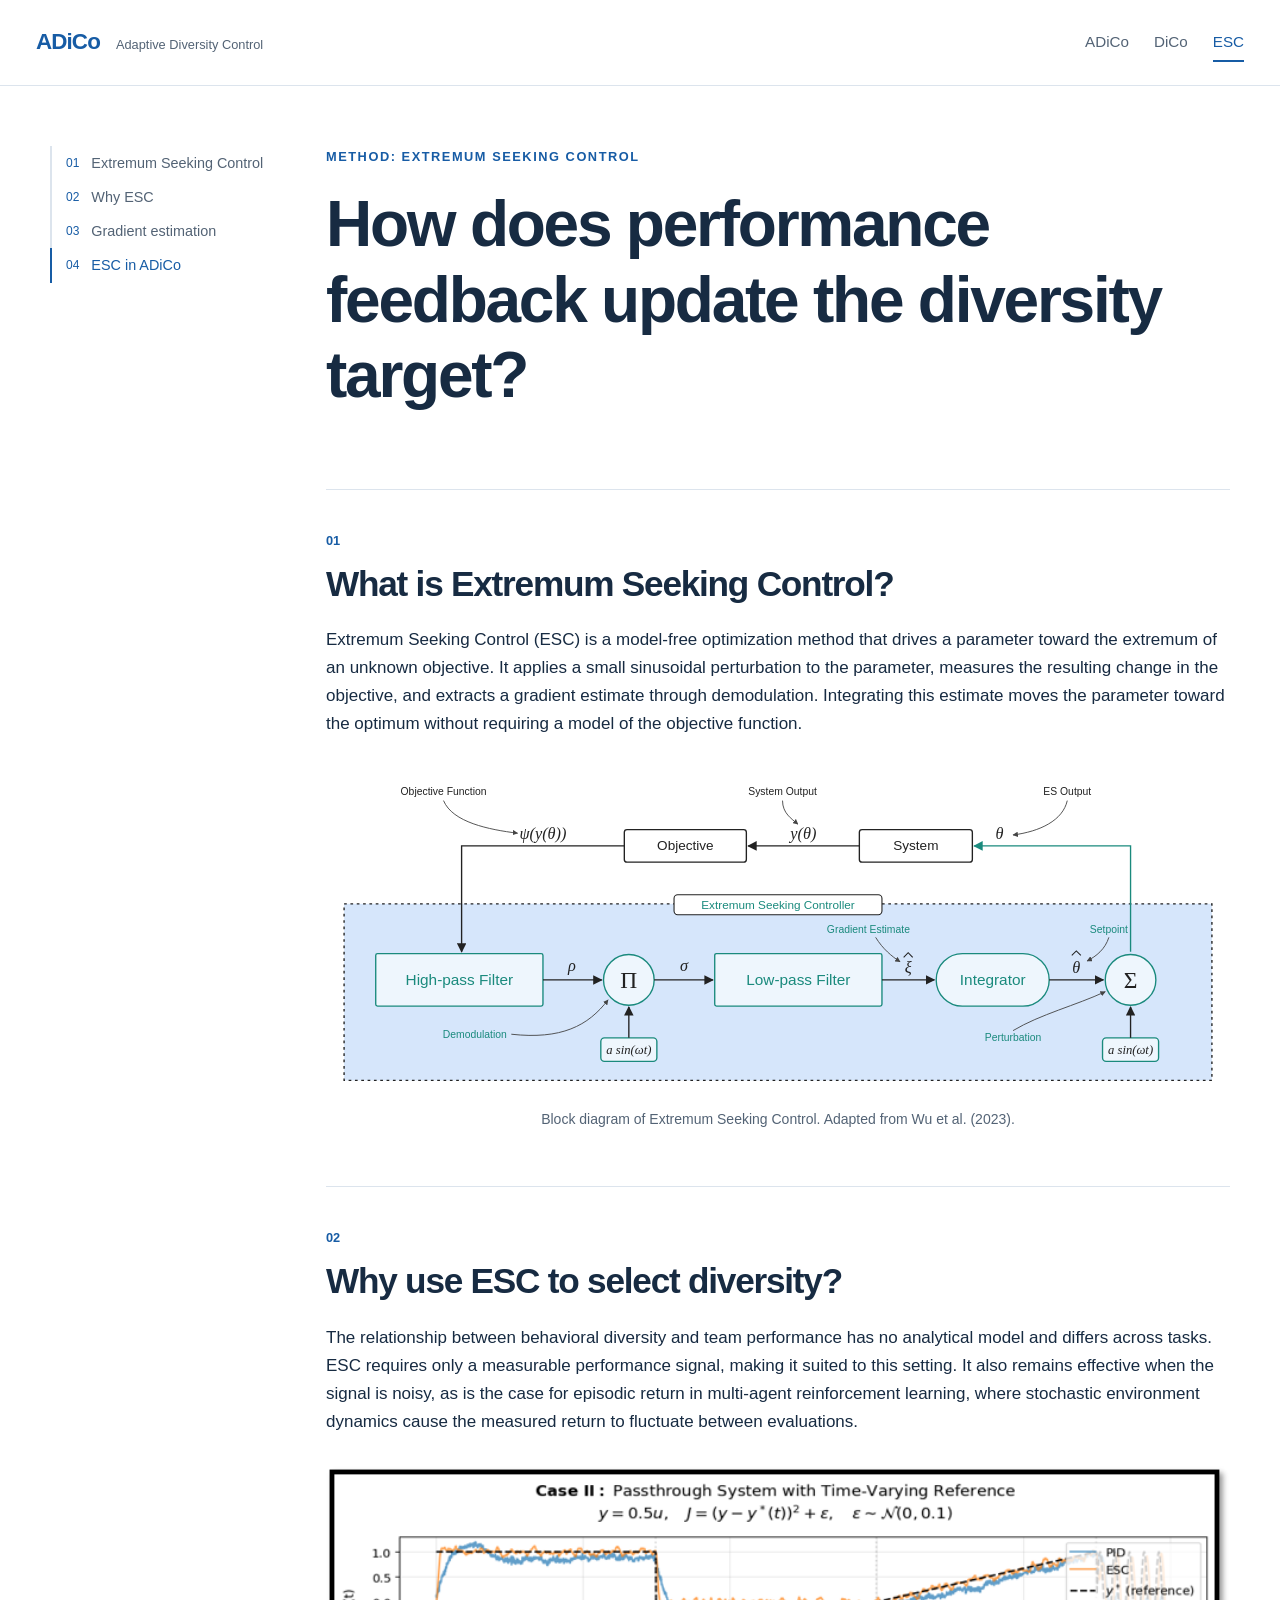
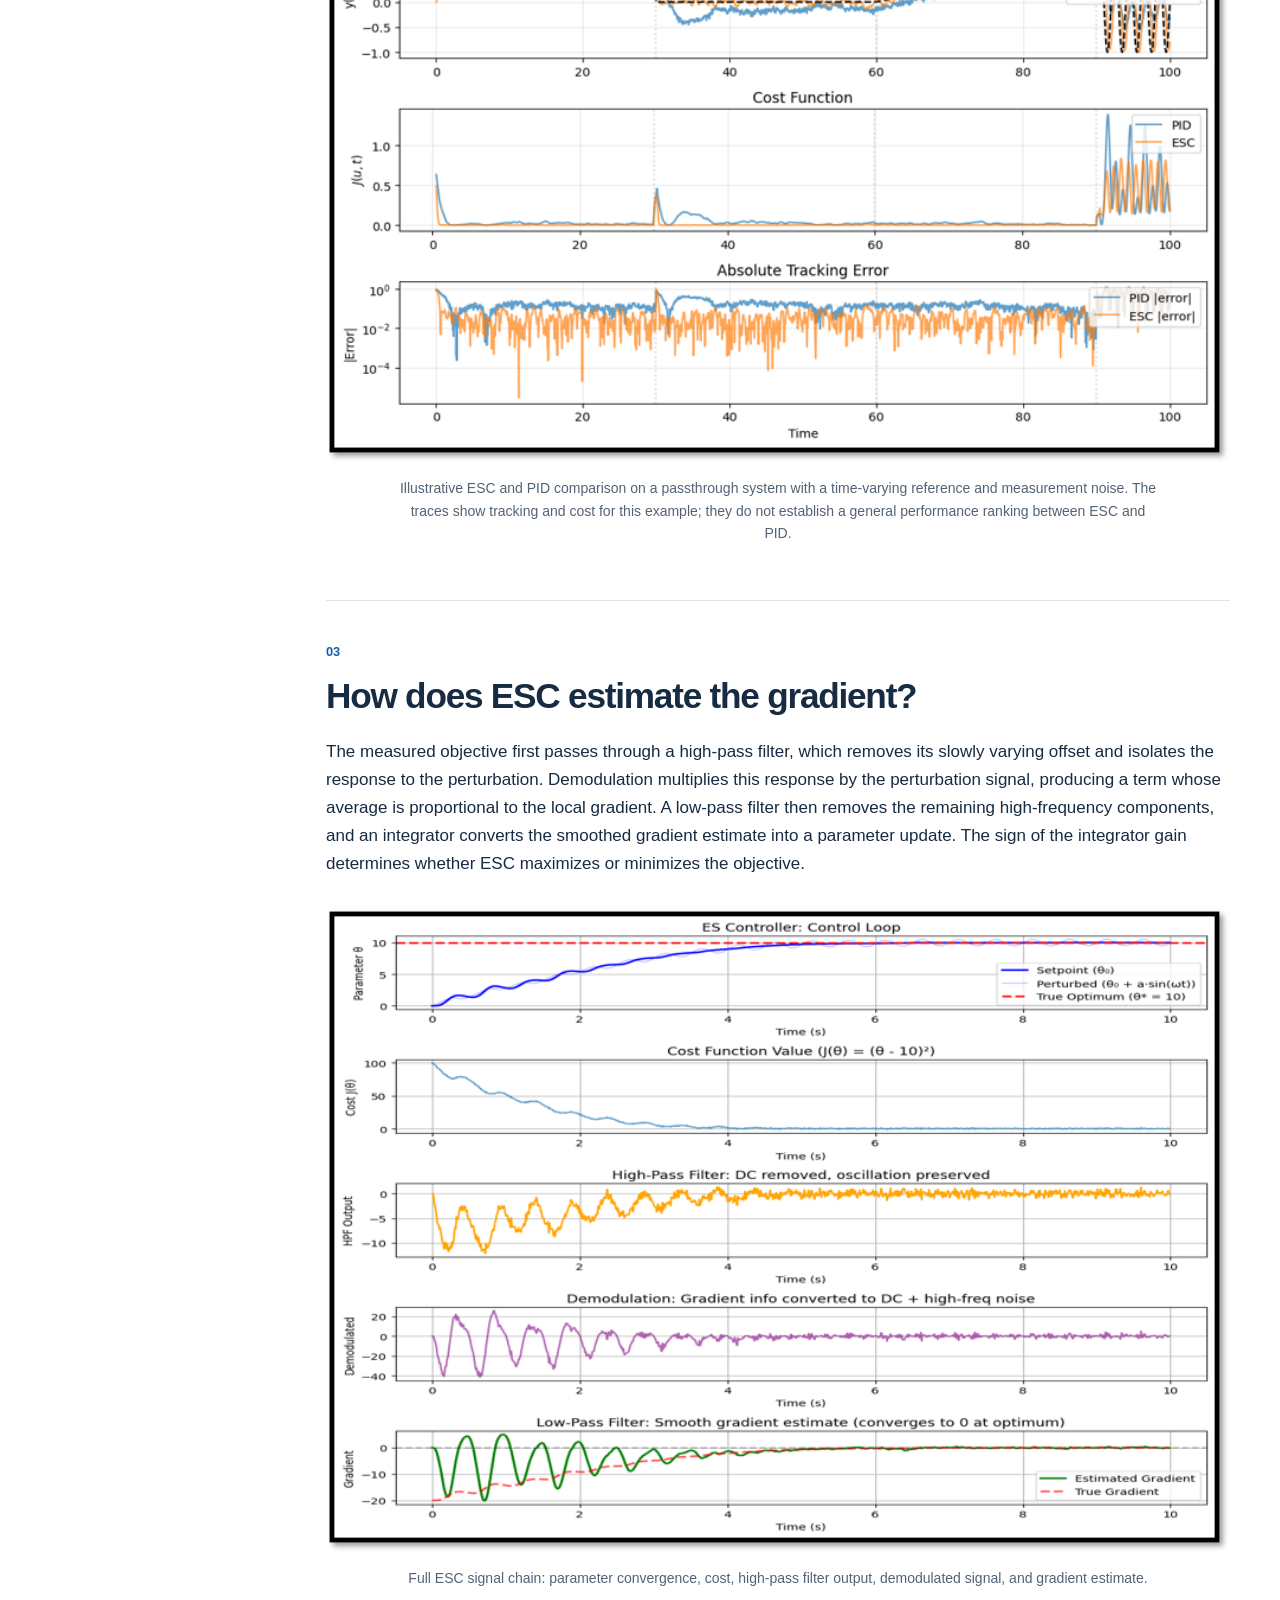
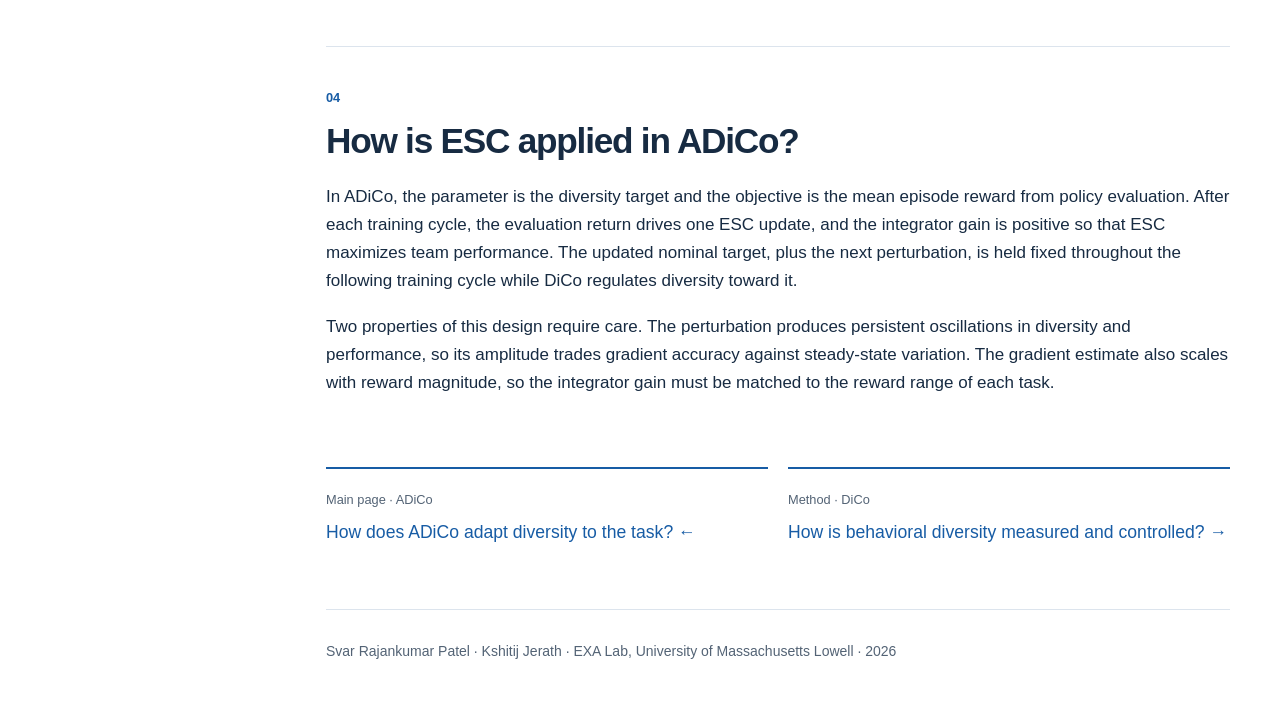
<file: esc.html>
<!DOCTYPE html>
<html lang="en">
<head>
  <meta charset="UTF-8">
  <meta name="viewport" content="width=device-width, initial-scale=1">
  <meta name="description" content="How Extremum Seeking Control uses team performance to update the diversity target in ADiCo.">
  <title>ESC: Adaptive Diversity Control</title>
  <link rel="stylesheet" href="styles/theme.css">
  <link rel="stylesheet" href="styles/layout.css">
  <link rel="stylesheet" href="styles/components.css">
</head>
<body>
  <a class="skip-link" href="#main">Skip to content</a>
  <div class="topbar">
    <a class="wordmark" href="index.html">ADiCo<span>Adaptive Diversity Control</span></a>
    <nav aria-label="Pages">
      <a href="index.html">ADiCo</a>
      <a href="dico.html">DiCo</a>
      <a href="esc.html" aria-current="page">ESC</a>
    </nav>
  </div>

  <div class="page">
    <aside class="sidenav" aria-label="On this page">
      <details class="sidenav-box" open>
        <summary>Contents</summary>
        <ol>
          <li><a href="#what"><span>01</span>Extremum Seeking Control</a></li>
          <li><a href="#why"><span>02</span>Why ESC</a></li>
          <li><a href="#gradient"><span>03</span>Gradient estimation</a></li>
          <li><a href="#adico"><span>04</span>ESC in ADiCo</a></li>
        </ol>
      </details>
    </aside>

    <main id="main">
      <header class="intro">
        <p class="eyebrow">Method: Extremum Seeking Control</p>
        <h1>How does performance feedback update the diversity target?</h1>
      </header>

      <section id="what" aria-labelledby="what-heading">
        <p class="section-number">01</p>
        <h2 id="what-heading">What is Extremum Seeking Control?</h2>

        <p>
          Extremum Seeking Control (ESC) is a model-free optimization method
          that drives a parameter toward the extremum of an unknown objective.
          It applies a small sinusoidal perturbation to the parameter, measures
          the resulting change in the objective, and extracts a gradient
          estimate through demodulation. Integrating this estimate moves the
          parameter toward the optimum without requiring a model of the
          objective function.
        </p>

        <figure class="framework-figure">
          <a href="assets/figures/esc-block-diagram.svg" target="_blank" rel="noopener noreferrer"
             aria-label="Open the ESC block diagram at full size">
            <img class="framework-image" src="assets/figures/esc-block-diagram.svg"
                 alt="Block diagram of Extremum Seeking Control showing the perturbation, plant, high-pass filter, demodulation, low-pass filter, and integrator.">
          </a>
          <figcaption>
            Block diagram of Extremum Seeking Control. Adapted from Wu et al. (2023).
          </figcaption>
        </figure>
      </section>

      <section id="why" aria-labelledby="why-heading">
        <p class="section-number">02</p>
        <h2 id="why-heading">Why use ESC to select diversity?</h2>

        <p>
          The relationship between behavioral diversity and team performance
          has no analytical model and differs across tasks. ESC requires only
          a measurable performance signal, making it suited to this setting.
          It also remains effective when the signal is noisy, as is the case
          for episodic return in multi-agent reinforcement learning, where
          stochastic environment dynamics cause the measured return to
          fluctuate between evaluations.
        </p>

        <figure class="framework-figure">
          <a href="assets/figures/esc-vs-pid.png" target="_blank" rel="noopener noreferrer"
             aria-label="Open the ESC and PID comparison at full size">
            <img class="framework-image" src="assets/figures/esc-vs-pid.png"
                 alt="Tracking performance of ESC and PID controllers on a system with piecewise constant, ramp, and sinusoidal references under measurement noise.">
          </a>
          <figcaption>
            Illustrative ESC and PID comparison on a passthrough system with a
            time-varying reference and measurement noise. The traces show
            tracking and cost for this example; they do not establish a
            general performance ranking between ESC and PID.
          </figcaption>
        </figure>
      </section>

      <section id="gradient" aria-labelledby="gradient-heading">
        <p class="section-number">03</p>
        <h2 id="gradient-heading">How does ESC estimate the gradient?</h2>

        <p>
          The measured objective first passes through a high-pass filter,
          which removes its slowly varying offset and isolates the response
          to the perturbation. Demodulation multiplies this response by the
          perturbation signal, producing a term whose average is proportional
          to the local gradient. A low-pass filter then removes the remaining
          high-frequency components, and an integrator converts the smoothed
          gradient estimate into a parameter update. The sign of the
          integrator gain determines whether ESC maximizes or minimizes the
          objective.
        </p>

        <figure class="framework-figure">
          <a href="assets/figures/signal-chain.png" target="_blank" rel="noopener noreferrer"
             aria-label="Open the ESC signal chain figure at full size">
            <img class="framework-image" src="assets/figures/signal-chain.png"
                 alt="Full ESC signal chain: parameter convergence, cost, high-pass filter output, demodulated signal, and gradient estimate.">
          </a>
          <figcaption>
            Full ESC signal chain: parameter convergence, cost, high-pass
            filter output, demodulated signal, and gradient estimate.
          </figcaption>
        </figure>
      </section>

      <section id="adico" aria-labelledby="adico-heading">
        <p class="section-number">04</p>
        <h2 id="adico-heading">How is ESC applied in ADiCo?</h2>

        <p>
          In ADiCo, the parameter is the diversity target and the objective
          is the mean episode reward from policy evaluation. After each
          training cycle, the evaluation return drives one ESC update, and
          the integrator gain is positive so that ESC maximizes team
          performance. The updated nominal target, plus the next perturbation,
          is held fixed throughout the following training cycle while DiCo
          regulates diversity toward it.
        </p>

        <p>
          Two properties of this design require care. The perturbation
          produces persistent oscillations in diversity and performance, so
          its amplitude trades gradient accuracy against steady-state
          variation. The gradient estimate also scales with reward magnitude,
          so the integrator gain must be matched to the reward range of each
          task.
        </p>
      </section>

      <nav class="next-pages" aria-label="Related pages">
        <a href="index.html">
          <span>Main page · ADiCo</span>
          How does ADiCo adapt diversity to the task?
          <b aria-hidden="true">←</b>
        </a>
        <a href="dico.html">
          <span>Method · DiCo</span>
          How is behavioral diversity measured and controlled?
          <b aria-hidden="true">→</b>
        </a>
      </nav>
      <footer>Svar Rajankumar Patel · Kshitij Jerath · EXA Lab, University of Massachusetts Lowell · 2026</footer>
    </main>
  </div>

  <script>
    const topbar = document.querySelector('.topbar');
    const updateTopbarHeight = () => {
      document.documentElement.style.setProperty('--topbar-height', topbar.getBoundingClientRect().height + 'px');
    };
    updateTopbarHeight();
    new ResizeObserver(updateTopbarHeight).observe(topbar);


    const box = document.querySelector('.sidenav-box');
    const desktop = window.matchMedia('(min-width: 901px)');
    const links = [...box.querySelectorAll('a')];

    const sync = () => { box.open = desktop.matches; };
    sync();
    desktop.addEventListener('change', sync);

    links.forEach(a => a.addEventListener('click', () => {
      if (!desktop.matches) box.open = false;
    }));

    const observer = new IntersectionObserver(entries => {
      entries.forEach(e => {
        if (e.isIntersecting) {
          links.forEach(l => l.classList.toggle('active',
            l.getAttribute('href') === '#' + e.target.id));
        }
      });
    }, { rootMargin: '-20% 0px -70% 0px' });
    document.querySelectorAll('main section[id]').forEach(s => observer.observe(s));
  </script>
</body>
</html>
</file>
<file: styles/theme.css>
/* Shared colors and typography. */
:root { --ink:#172b42; --muted:#536375; --accent:#175ca5; --line:#dce4ed; --soft:#f5f8fc; --paper:#fff; }
* { box-sizing:border-box; }
html { scroll-behavior:smooth; }
body { margin:0; background:var(--paper); color:var(--ink); font-family:Arial,Helvetica,sans-serif; font-size:17px; line-height:1.65; }
a { color:var(--accent); text-underline-offset:4px; }
a:focus-visible { outline:3px solid var(--accent); outline-offset:5px; }
h1,h2 { font-weight:600; line-height:1.18; letter-spacing:-.035em; }
h1 { font-size:clamp(2.5rem,5vw,4.4rem); margin:20px 0 25px; }
h2 { font-size:clamp(1.6rem,3vw,2.2rem); margin:0 0 22px; max-width:750px; }
p { margin:0 0 18px; }
.eyebrow { font-size:.8rem; font-weight:700; letter-spacing:.12em; text-transform:uppercase; color:var(--accent); }
@media (prefers-reduced-motion:reduce) { html { scroll-behavior:auto; } }
</file>
<file: styles/layout.css>
/* Shared page layout and responsive rules. */
:root { --topbar-height:86px; }
.topbar { position:sticky; top:0; z-index:30; background:var(--paper); max-width:1320px; margin:auto; min-height:86px; padding:18px 36px; display:flex; justify-content:space-between; align-items:center; gap:24px; border-bottom:1px solid var(--line); }
.page { display:grid; grid-template-columns:235px minmax(0,850px); gap:65px; max-width:1240px; margin:auto; padding:60px 30px 30px; }
main { min-width:0; }
.toc { position:sticky; top:calc(var(--topbar-height) + 30px); align-self:start; }
.intro { padding:0 0 50px; }
section { border-top:1px solid var(--line); padding:40px 0 26px; scroll-margin-top:calc(var(--topbar-height) + 25px); }
figure { margin:28px 0; }
figure img,figure video { width:100%; height:auto; display:block; object-fit:contain; }
footer { border-top:1px solid var(--line); padding:30px 0; margin-top:42px; color:var(--muted); font-size:.875rem; }
@media(max-width:950px) { .page { grid-template-columns:190px minmax(0,1fr); gap:30px; } }
@media(max-width:720px) { .topbar { padding:16px 20px; flex-wrap:wrap; } .page { display:block; padding:28px 20px; } .toc { position:static; margin-bottom:36px; padding-bottom:20px; border-bottom:1px solid var(--line); } .toc ol { display:grid; grid-template-columns:1fr 1fr; gap:4px 18px; } h1 br { display:none; } }
@media(max-width:420px) { .toc ol { grid-template-columns:1fr; } }

#main { scroll-margin-top:calc(var(--topbar-height) + 24px); }
</file>
<file: styles/components.css>
/* ---------- Accessibility ---------- */

.skip-link {
  position: absolute;
  top: -100px;
  left: 15px;
  z-index: 40;
  padding: 10px;
  background: var(--paper);
  color: var(--ink);
}

.skip-link:focus {
  top: 10px;
}


/* ---------- Navigation ---------- */

.wordmark,
.topbar nav a,
.resource-link,
.next-pages a {
  text-decoration: none;
}

.wordmark {
  font-size: 1.4rem;
  font-weight: 700;
  letter-spacing: -0.04em;
}

.wordmark span {
  margin-left: 16px;
  color: var(--muted);
  font-size: 0.8rem;
  font-weight: 400;
  letter-spacing: 0;
}

.topbar nav {
  display: flex;
  flex-wrap: wrap;
  gap: 25px;
}

.topbar nav a {
  padding: 6px 0;
  color: var(--muted);
  font-size: 0.95rem;
}

.topbar nav a:hover {
  color: var(--accent);
}

.topbar nav a[aria-current="page"] {
  color: var(--accent);
  border-bottom: 2px solid var(--accent);
}


/* ---------- Paper header ---------- */

.paper-title {
  max-width: 650px;
  color: var(--muted);
  font-size: 1.13rem;
}

.authors {
  margin: 27px 0 22px;
  font-size: 0.94rem;
}

.authors span,
.placeholder-copy {
  color: var(--muted);
}


/* ---------- Paper, code, and slides buttons ---------- */

.resources {
  display: flex;
  flex-wrap: wrap;
  align-items: center;
  gap: 12px;
  margin-top: calc(var(--topbar-height) + 24px);
}

.resource-link {
  display: inline-flex;
  align-items: center;
  justify-content: center;
  gap: 9px;
  min-width: 112px;
  min-height: 44px;
  padding: 10px 20px;
  background: var(--paper);
  color: var(--ink);
  border: 1px solid var(--line);
  border-radius: 6px;
  font-size: 0.95rem;
  font-weight: 600;
  line-height: 1.4;
}

.resource-link svg {
  width: 20px;
  height: 20px;
  flex-shrink: 0;
  fill: none;
  stroke: currentColor;
  stroke-width: 1.7;
  stroke-linecap: round;
  stroke-linejoin: round;
}

.resource-link .icon-github {
  fill: currentColor;
  stroke: none;
}

.resource-link:hover {
  background: var(--soft);
  color: var(--accent);
  border-color: var(--accent);
}

.resource-link:focus-visible {
  outline: 3px solid var(--accent);
  outline-offset: 4px;
}


/* ---------- Section labels and figure placeholders ---------- */

.section-number {
  margin-bottom: 12px;
  color: var(--accent);
  font-size: 0.8rem;
  font-weight: 700;
}

.figure-placeholder {
  display: flex;
  flex-direction: column;
  align-items: center;
  justify-content: center;
  min-height: 240px;
  padding: 30px;
  background: var(--soft);
  color: var(--muted);
  border: 1px dashed #b5c5d8;
  border-radius: 5px;
  text-align: center;
}

.figure-placeholder span {
  color: var(--accent);
  font-size: 0.75rem;
  letter-spacing: 0.14em;
}

.figure-placeholder p {
  margin: 12px 0 0;
}

figcaption {
  padding-top: 12px;
  color: var(--muted);
  font-size: 0.875rem;
  line-height: 1.6;
  text-align: center;
}


/* ---------- Side-by-side behavior videos ---------- */

.behavior-comparison {
  width: 100%;
  max-width: 680px;
  margin: 32px auto;
}

.behavior-grid,
.next-pages {
  display: grid;
  grid-template-columns: repeat(2, minmax(0, 1fr));
}

.behavior-grid {
  align-items: start;
  gap: 24px;
}

.behavior-panel {
  min-width: 0;
  text-align: center;
}

.behavior-label {
  margin: 0 0 12px;
  color: var(--ink);
  font-size: 1rem;
  font-weight: 600;
  line-height: 1.4;
}

.behavior-media {
  display: flex;
  align-items: center;
  justify-content: center;
  width: 100%;
  max-width: 320px;
  aspect-ratio: 1;
  margin: 0 auto;
  background: var(--soft);
  border: 1px solid var(--line);
  border-radius: 6px;
}

.behavior-media img,
.behavior-media video {
  display: block;
  width: 100%;
  height: 100%;
  max-width: none;
  max-height: none;
  margin: 0;
  object-fit: contain;
  border: 0;
  border-radius: 5px;
  background: transparent;
}

.behavior-comparison figcaption {
  max-width: 640px;
  margin: 14px auto 0;
  padding: 0;
}


/* ---------- Three-panel behavior videos ---------- */

.behavior-comparison--three {
  max-width: 900px;
}

.behavior-comparison--three .behavior-grid {
  grid-template-columns: repeat(3, minmax(0, 1fr));
  gap: 16px;
}

.behavior-comparison .behavior-grid + .behavior-grid {
  margin-top: 16px;
}


/* ---------- ADiCo framework diagram ---------- */

.framework-figure {
  width: 100%;
  margin: 30px 0;
}

.framework-figure > a {
  display: block;
}

.framework-figure .framework-image {
  display: block;
  width: 100%;
  height: auto;
  max-height: none;
  border: 0;
  border-radius: 0;
  background: transparent;
}

.framework-figure figcaption {
  max-width: 760px;
  margin: 0 auto;
  padding-top: 14px;
}


/* ---------- Related pages ---------- */

.next-pages {
  gap: 20px;
  margin-top: 25px;
}

.next-pages a {
  padding: 20px 0;
  border-top: 2px solid var(--accent);
  font-size: 1.1rem;
}

.next-pages span {
  display: block;
  margin-bottom: 8px;
  color: var(--muted);
  font-size: 0.8rem;
}

.next-pages b {
  font-weight: 400;
}

/* ---------- Row of small plots ---------- */

.plot-row {
  display: grid;
  grid-template-columns: repeat(3, minmax(0, 1fr));
  gap: 16px;
  margin: 24px 0 30px;
}

.plot-row img {
  display: block;
  width: 100%;
  height: auto;
}

.plot-row figcaption {
  grid-column: 1 / -1;
}


/* ---------- Mobile layout ---------- */

@media (max-width: 540px) {
  .behavior-grid,
  .next-pages {
    grid-template-columns: 1fr;
  }

  .behavior-comparison--three .behavior-grid {
    grid-template-columns: 1fr;
  }

  .behavior-panel {
    width: 100%;
    max-width: 320px;
    margin: 0 auto;
  }

  .wordmark span {
    display: none;
  }

  .figure-placeholder {
    min-height: 190px;
  }

  .plot-row {
    grid-template-columns: 1fr;
  }
}


/* ---------- Side navigation ---------- */

.sidenav-box ol {
  list-style: none;
  margin: 0;
  padding: 0;
}

.sidenav-box a {
  display: flex;
  gap: 12px;
  padding: 7px 0 7px 14px;
  color: var(--muted);
  border-left: 2px solid var(--line);
  font-size: 0.9rem;
  line-height: 1.4;
  text-decoration: none;
}

.sidenav-box a span {
  flex-shrink: 0;
  padding-top: 2px;
  color: var(--accent);
  font-size: 0.75rem;
}

.sidenav-box a:hover,
.sidenav-box a.active {
  color: var(--accent);
  border-left-color: var(--accent);
}

.sidenav-box summary {
  list-style: none;
  cursor: pointer;
  font-size: 0.9rem;
  font-weight: 600;
}

.sidenav-box summary::-webkit-details-marker {
  display: none;
}

/* Desktop: fixed on the side */
@media (min-width: 901px) {
  .page {
    display: grid;
    grid-template-columns: 220px minmax(0, 1fr);
    gap: 56px;
  }

  .sidenav {
    align-self: start;
    position: sticky;
    top: calc(var(--topbar-height) + 24px);
    max-height: calc(100dvh - var(--topbar-height) - 48px);
    overflow-y: auto;
  }

  .sidenav-box summary {
    display: none;
  }
}

/* Mobile: collapsible menu box */
@media (max-width: 900px) {
  .page {
    display: block;
  }

  .sidenav {
    position: sticky;
    top: var(--topbar-height);
    z-index: 20;
    max-height: calc(100dvh - var(--topbar-height));
    overflow-y: auto;
    margin-bottom: 24px;
    padding: 12px 0;
    background: var(--paper);
    border-bottom: 1px solid var(--line);
  }

  .sidenav-box summary {
    display: flex;
    justify-content: space-between;
    align-items: center;
  }

  .sidenav-box summary::after {
    content: "▾";
    color: var(--accent);
    transition: transform 0.2s;
  }

  .sidenav-box[open] summary::after {
    transform: rotate(180deg);
  }

  .sidenav-box ol {
    padding-top: 12px;
  }

  main section[id] {
    scroll-margin-top: calc(var(--topbar-height) + 70px);
  }
}
</file>
